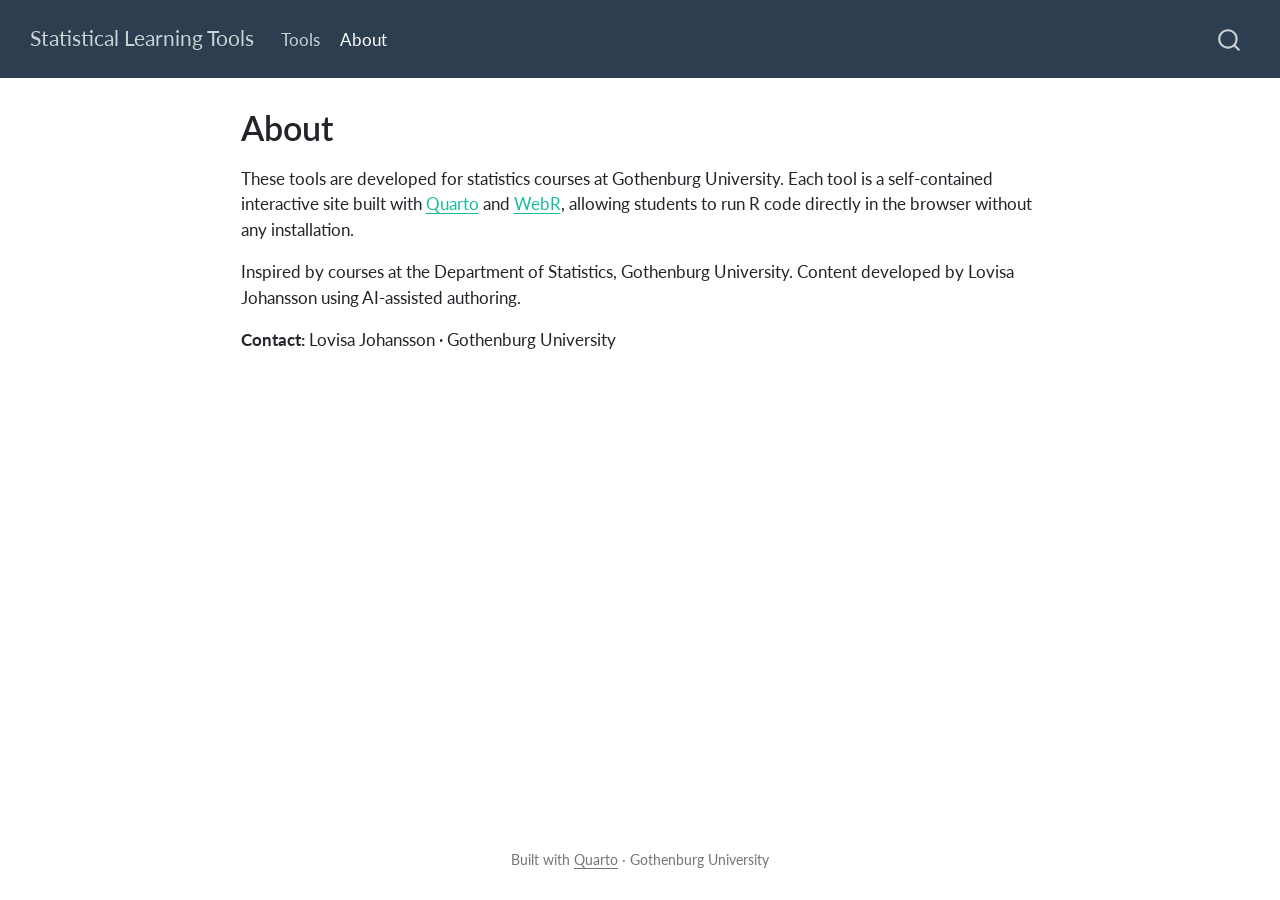
<file: about.html>
<!DOCTYPE html>
<html xmlns="http://www.w3.org/1999/xhtml" lang="en" xml:lang="en"><head>

<meta charset="utf-8">
<meta name="generator" content="quarto-1.10.20">

<meta name="viewport" content="width=device-width, initial-scale=1.0, user-scalable=yes">


<title>About – Statistical Learning Tools</title>
<style>
/* Default styles provided by pandoc.
** See https://pandoc.org/MANUAL.html#variables-for-html for config info.
*/
span.smallcaps{font-variant: small-caps;}
div.columns{display: flex; gap: 1.5em;}
div.column{flex: auto;}
@media screen {
div.columns{gap: min(4vw, 1.5em);}
div.column{overflow-x: auto;}
}
div.hanging-indent{margin-left: 1.5em; text-indent: -1.5em;}
ul.task-list{list-style: none;}
ul.task-list li input[type="checkbox"] {
  width: 0.8em;
  margin: 0 0.8em 0.2em -1em; /* quarto-specific, see https://github.com/quarto-dev/quarto-cli/issues/4556 */ 
  vertical-align: middle;
}
</style>


<script src="site_libs/quarto-nav/quarto-nav.js"></script>
<script src="site_libs/quarto-nav/headroom.min.js"></script>
<script src="site_libs/clipboard/clipboard.min.js"></script>
<script src="site_libs/quarto-search/autocomplete.umd.js"></script>
<script src="site_libs/quarto-search/fuse.min.js"></script>
<script src="site_libs/quarto-search/quarto-search.js"></script>
<meta name="quarto:offset" content="./">
<script src="site_libs/quarto-html/quarto.js" type="module"></script>
<script src="site_libs/quarto-html/tabsets/tabsets.js" type="module"></script>
<script src="site_libs/quarto-html/popper.min.js"></script>
<script src="site_libs/quarto-html/tippy.umd.min.js"></script>
<script src="site_libs/quarto-html/anchor.min.js"></script>
<link href="site_libs/quarto-html/tippy.css" rel="stylesheet">
<link href="site_libs/quarto-html/quarto-syntax-highlighting-17888a1159294d3eb470f19f6f52f5a5.css" rel="stylesheet" id="quarto-text-highlighting-styles">
<script src="site_libs/bootstrap/bootstrap.min.js"></script>
<link href="site_libs/bootstrap/bootstrap-icons.css" rel="stylesheet">
<link href="site_libs/bootstrap/bootstrap-d55ebb04db9ef80d103d4b62178c47ee.min.css" rel="stylesheet" append-hash="true" id="quarto-bootstrap" data-mode="light">
<script id="quarto-search-options" type="application/json">{
  "location": "navbar",
  "copy-button": false,
  "collapse-after": 3,
  "panel-placement": "end",
  "type": "overlay",
  "limit": 50,
  "keyboard-shortcut": [
    "f",
    "/",
    "s"
  ],
  "show-item-context": false,
  "language": {
    "search-no-results-text": "No results",
    "search-matching-documents-text": "matching documents",
    "search-copy-link-title": "Copy link to search",
    "search-hide-matches-text": "Hide additional matches",
    "search-more-match-text": "more match in this document",
    "search-more-matches-text": "more matches in this document",
    "search-clear-button-title": "Clear",
    "search-text-placeholder": "",
    "search-detached-cancel-button-title": "Cancel",
    "search-submit-button-title": "Submit",
    "search-label": "Search"
  }
}</script>


<link rel="stylesheet" href="custom.css">
</head>

<body class="nav-fixed fullcontent quarto-light">

<div id="quarto-search-results"></div>
  <header id="quarto-header" class="headroom fixed-top">
    <nav class="navbar navbar-expand-lg " data-bs-theme="dark">
      <div class="navbar-container container-fluid">
      <div class="navbar-brand-container mx-auto">
    <a class="navbar-brand" href="./index.html">
    <span class="navbar-title">Statistical Learning Tools</span>
    </a>
  </div>
            <div id="quarto-search" class="" title="Search"></div>
          <button class="navbar-toggler" type="button" data-bs-toggle="collapse" data-bs-target="#navbarCollapse" aria-controls="navbarCollapse" role="menu" aria-expanded="false" aria-label="Toggle navigation" onclick="if (window.quartoToggleHeadroom) { window.quartoToggleHeadroom(); }">
  <span class="navbar-toggler-icon"></span>
</button>
          <div class="collapse navbar-collapse" id="navbarCollapse">
            <ul class="navbar-nav navbar-nav-scroll me-auto">
  <li class="nav-item">
    <a class="nav-link" href="./index.html"> 
<span class="menu-text">Tools</span></a>
  </li>  
  <li class="nav-item">
    <a class="nav-link active" href="./about.html" aria-current="page"> 
<span class="menu-text">About</span></a>
  </li>  
</ul>
          </div> <!-- /navcollapse -->
            <div class="quarto-navbar-tools">
</div>
      </div> <!-- /container-fluid -->
    </nav>
</header>
<!-- content -->
<div id="quarto-content" class="quarto-container page-columns page-rows-contents page-layout-article page-navbar">
<!-- sidebar -->
<!-- margin-sidebar -->
    
<!-- main -->
<main class="content" id="quarto-document-content">

<header id="title-block-header" class="quarto-title-block default">
<div class="quarto-title">
<h1 class="title">About</h1>
</div>



<div class="quarto-title-meta">

    
  
    
  </div>
  


</header>


<p>These tools are developed for statistics courses at Gothenburg University. Each tool is a self-contained interactive site built with <a href="https://quarto.org">Quarto</a> and <a href="https://docs.r-wasm.org/webr/latest/">WebR</a>, allowing students to run R code directly in the browser without any installation.</p>
<p>Inspired by courses at the Department of Statistics, Gothenburg University. Content developed by Lovisa Johansson using AI-assisted authoring.</p>
<p><strong>Contact:</strong> Lovisa Johansson · Gothenburg University</p>



</main> <!-- /main -->
<script id="quarto-html-after-body" type="application/javascript">
  window.document.addEventListener("DOMContentLoaded", function (event) {
    const icon = "";
    const anchorJS = new window.AnchorJS();
    anchorJS.options = {
      placement: 'right',
      icon: icon
    };
    anchorJS.add('.anchored');
    const isCodeAnnotation = (el) => {
      for (const clz of el.classList) {
        if (clz.startsWith('code-annotation-')) {                     
          return true;
        }
      }
      return false;
    }
    const onCopySuccess = function(e) {
      // button target
      const button = e.trigger;
      // don't keep focus
      button.blur();
      // flash "checked"
      button.classList.add('code-copy-button-checked');
      var currentTitle = button.getAttribute("title");
      button.setAttribute("title", "Copied!");
      let tooltip;
      if (window.bootstrap) {
        button.setAttribute("data-bs-toggle", "tooltip");
        button.setAttribute("data-bs-placement", "left");
        button.setAttribute("data-bs-title", "Copied!");
        tooltip = new bootstrap.Tooltip(button, 
          { trigger: "manual", 
            customClass: "code-copy-button-tooltip",
            offset: [0, -8]});
        tooltip.show();    
      }
      setTimeout(function() {
        if (tooltip) {
          tooltip.hide();
          button.removeAttribute("data-bs-title");
          button.removeAttribute("data-bs-toggle");
          button.removeAttribute("data-bs-placement");
        }
        button.setAttribute("title", currentTitle);
        button.classList.remove('code-copy-button-checked');
      }, 1000);
      // clear code selection
      e.clearSelection();
    }
    const getTextToCopy = function(trigger) {
      const outerScaffold = trigger.parentElement.cloneNode(true);
      const codeEl = outerScaffold.querySelector('code');
      for (const childEl of codeEl.children) {
        if (isCodeAnnotation(childEl)) {
          childEl.remove();
        }
      }
      return codeEl.innerText;
    }
    const clipboard = new window.ClipboardJS('.code-copy-button:not([data-in-quarto-modal])', {
      text: getTextToCopy
    });
    clipboard.on('success', onCopySuccess);
    if (window.document.getElementById('quarto-embedded-source-code-modal')) {
      const clipboardModal = new window.ClipboardJS('.code-copy-button[data-in-quarto-modal]', {
        text: getTextToCopy,
        container: window.document.getElementById('quarto-embedded-source-code-modal')
      });
      clipboardModal.on('success', onCopySuccess);
    }
      var localhostRegex = new RegExp(/^(?:http|https):\/\/localhost\:?[0-9]*\//);
      var mailtoRegex = new RegExp(/^mailto:/);
        var filterRegex = new RegExp("https:\/\/johlobs\.github\.io\/");
      var isInternal = (href) => {
          return filterRegex.test(href) || localhostRegex.test(href) || mailtoRegex.test(href);
      }
      // Inspect non-navigation links and adorn them if external
     var links = window.document.querySelectorAll('a[href]:not(.nav-link):not(.navbar-brand):not(.toc-action):not(.sidebar-link):not(.sidebar-item-toggle):not(.pagination-link):not(.no-external):not([aria-hidden]):not(.dropdown-item):not(.quarto-navigation-tool):not(.about-link)');
      for (var i=0; i<links.length; i++) {
        const link = links[i];
        if (!isInternal(link.href)) {
          // undo the damage that might have been done by quarto-nav.js in the case of
          // links that we want to consider external
          if (link.dataset.originalHref !== undefined) {
            link.href = link.dataset.originalHref;
          }
        }
      }
    function tippyHover(el, contentFn, onTriggerFn, onUntriggerFn) {
      const config = {
        allowHTML: true,
        maxWidth: 500,
        delay: 100,
        arrow: false,
        appendTo: function(el) {
            return el.parentElement;
        },
        interactive: true,
        interactiveBorder: 10,
        theme: 'quarto',
        placement: 'bottom-start',
      };
      if (contentFn) {
        config.content = contentFn;
      }
      if (onTriggerFn) {
        config.onTrigger = onTriggerFn;
      }
      if (onUntriggerFn) {
        config.onUntrigger = onUntriggerFn;
      }
      window.tippy(el, config); 
    }
    const noterefs = window.document.querySelectorAll('a[role="doc-noteref"]');
    for (var i=0; i<noterefs.length; i++) {
      const ref = noterefs[i];
      tippyHover(ref, function() {
        // use id or data attribute instead here
        let href = ref.getAttribute('data-footnote-href') || ref.getAttribute('href');
        try { href = new URL(href).hash; } catch {}
        const id = href.replace(/^#\/?/, "");
        const note = window.document.getElementById(id);
        if (note) {
          return note.innerHTML;
        } else {
          return "";
        }
      });
    }
    const xrefs = window.document.querySelectorAll('a.quarto-xref');
    const processXRef = (id, note) => {
      // Strip column container classes
      const stripColumnClz = (el) => {
        el.classList.remove("page-full", "page-columns");
        if (el.children) {
          for (const child of el.children) {
            stripColumnClz(child);
          }
        }
      }
      stripColumnClz(note)
      if (id === null || id.startsWith('sec-')) {
        // Special case sections, only their first couple elements
        const container = document.createElement("div");
        if (note.children && note.children.length > 2) {
          container.appendChild(note.children[0].cloneNode(true));
          for (let i = 1; i < note.children.length; i++) {
            const child = note.children[i];
            if (child.tagName === "P" && child.innerText === "") {
              continue;
            } else {
              container.appendChild(child.cloneNode(true));
              break;
            }
          }
          if (window.Quarto?.typesetMath) {
            window.Quarto.typesetMath(container);
          }
          return container.innerHTML
        } else {
          if (window.Quarto?.typesetMath) {
            window.Quarto.typesetMath(note);
          }
          return note.innerHTML;
        }
      } else {
        // Remove any anchor links if they are present
        const anchorLink = note.querySelector('a.anchorjs-link');
        if (anchorLink) {
          anchorLink.remove();
        }
        if (window.Quarto?.typesetMath) {
          window.Quarto.typesetMath(note);
        }
        if (note.classList.contains("callout")) {
          return note.outerHTML;
        } else {
          return note.innerHTML;
        }
      }
    }
    for (var i=0; i<xrefs.length; i++) {
      const xref = xrefs[i];
      tippyHover(xref, undefined, function(instance) {
        instance.disable();
        let url = xref.getAttribute('href');
        let hash = undefined; 
        if (url.startsWith('#')) {
          hash = url;
        } else {
          try { hash = new URL(url).hash; } catch {}
        }
        if (hash) {
          const id = hash.replace(/^#\/?/, "");
          const note = window.document.getElementById(id);
          if (note !== null) {
            try {
              const html = processXRef(id, note.cloneNode(true));
              instance.setContent(html);
            } finally {
              instance.enable();
              instance.show();
            }
          } else {
            // See if we can fetch this
            fetch(url.split('#')[0])
            .then(res => res.text())
            .then(html => {
              const parser = new DOMParser();
              const htmlDoc = parser.parseFromString(html, "text/html");
              const note = htmlDoc.getElementById(id);
              if (note !== null) {
                const html = processXRef(id, note);
                instance.setContent(html);
              } 
            }).finally(() => {
              instance.enable();
              instance.show();
            });
          }
        } else {
          // See if we can fetch a full url (with no hash to target)
          // This is a special case and we should probably do some content thinning / targeting
          fetch(url)
          .then(res => res.text())
          .then(html => {
            const parser = new DOMParser();
            const htmlDoc = parser.parseFromString(html, "text/html");
            const note = htmlDoc.querySelector('main.content');
            if (note !== null) {
              // This should only happen for chapter cross references
              // (since there is no id in the URL)
              // remove the first header
              if (note.children.length > 0 && note.children[0].tagName === "HEADER") {
                note.children[0].remove();
              }
              const html = processXRef(null, note);
              instance.setContent(html);
            } 
          }).finally(() => {
            instance.enable();
            instance.show();
          });
        }
      }, function(instance) {
      });
    }
        let selectedAnnoteEl;
        const selectorForAnnotation = ( cell, annotation) => {
          let cellAttr = 'data-code-cell="' + cell + '"';
          let lineAttr = 'data-code-annotation="' +  annotation + '"';
          const selector = 'span[' + cellAttr + '][' + lineAttr + ']';
          return selector;
        }
        const selectCodeLines = (annoteEl) => {
          const doc = window.document;
          const targetCell = annoteEl.getAttribute("data-target-cell");
          const targetAnnotation = annoteEl.getAttribute("data-target-annotation");
          const annoteSpan = window.document.querySelector(selectorForAnnotation(targetCell, targetAnnotation));
          const lines = annoteSpan.getAttribute("data-code-lines").split(",");
          const lineIds = lines.map((line) => {
            return targetCell + "-" + line;
          })
          let top = null;
          let height = null;
          let parent = null;
          if (lineIds.length > 0) {
              //compute the position of the single el (top and bottom and make a div)
              const el = window.document.getElementById(lineIds[0]);
              top = el.offsetTop;
              height = el.offsetHeight;
              parent = el.parentElement.parentElement;
            if (lineIds.length > 1) {
              const lastEl = window.document.getElementById(lineIds[lineIds.length - 1]);
              const bottom = lastEl.offsetTop + lastEl.offsetHeight;
              height = bottom - top;
            }
            if (top !== null && height !== null && parent !== null) {
              // cook up a div (if necessary) and position it 
              let div = window.document.getElementById("code-annotation-line-highlight");
              if (div === null) {
                div = window.document.createElement("div");
                div.setAttribute("id", "code-annotation-line-highlight");
                div.style.position = 'absolute';
                parent.appendChild(div);
              }
              div.style.top = top - 2 + "px";
              div.style.height = height + 4 + "px";
              div.style.left = 0;
              let gutterDiv = window.document.getElementById("code-annotation-line-highlight-gutter");
              if (gutterDiv === null) {
                gutterDiv = window.document.createElement("div");
                gutterDiv.setAttribute("id", "code-annotation-line-highlight-gutter");
                gutterDiv.style.position = 'absolute';
                const codeCell = window.document.getElementById(targetCell);
                const gutter = codeCell.querySelector('.code-annotation-gutter');
                gutter.appendChild(gutterDiv);
              }
              gutterDiv.style.top = top - 2 + "px";
              gutterDiv.style.height = height + 4 + "px";
            }
            selectedAnnoteEl = annoteEl;
          }
        };
        const unselectCodeLines = () => {
          const elementsIds = ["code-annotation-line-highlight", "code-annotation-line-highlight-gutter"];
          elementsIds.forEach((elId) => {
            const div = window.document.getElementById(elId);
            if (div) {
              div.remove();
            }
          });
          selectedAnnoteEl = undefined;
        };
          // Handle positioning of the toggle
      window.addEventListener(
        "resize",
        throttle(() => {
          elRect = undefined;
          if (selectedAnnoteEl) {
            selectCodeLines(selectedAnnoteEl);
          }
        }, 10)
      );
      function throttle(fn, ms) {
      let throttle = false;
      let timer;
        return (...args) => {
          if(!throttle) { // first call gets through
              fn.apply(this, args);
              throttle = true;
          } else { // all the others get throttled
              if(timer) clearTimeout(timer); // cancel #2
              timer = setTimeout(() => {
                fn.apply(this, args);
                timer = throttle = false;
              }, ms);
          }
        };
      }
        // Attach click handler to the DT
        const annoteDls = window.document.querySelectorAll('dt[data-target-cell]');
        for (const annoteDlNode of annoteDls) {
          annoteDlNode.addEventListener('click', (event) => {
            const clickedEl = event.target;
            if (clickedEl !== selectedAnnoteEl) {
              unselectCodeLines();
              const activeEl = window.document.querySelector('dt[data-target-cell].code-annotation-active');
              if (activeEl) {
                activeEl.classList.remove('code-annotation-active');
              }
              selectCodeLines(clickedEl);
              clickedEl.classList.add('code-annotation-active');
            } else {
              // Unselect the line
              unselectCodeLines();
              clickedEl.classList.remove('code-annotation-active');
            }
          });
        }
    const findCites = (el) => {
      const parentEl = el.parentElement;
      if (parentEl) {
        const cites = parentEl.dataset.cites;
        if (cites) {
          return {
            el,
            cites: cites.split(' ')
          };
        } else {
          return findCites(el.parentElement)
        }
      } else {
        return undefined;
      }
    };
    var bibliorefs = window.document.querySelectorAll('a[role="doc-biblioref"]');
    for (var i=0; i<bibliorefs.length; i++) {
      const ref = bibliorefs[i];
      const citeInfo = findCites(ref);
      if (citeInfo) {
        tippyHover(citeInfo.el, function() {
          var popup = window.document.createElement('div');
          citeInfo.cites.forEach(function(cite) {
            var citeDiv = window.document.createElement('div');
            citeDiv.classList.add('hanging-indent');
            citeDiv.classList.add('csl-entry');
            var biblioDiv = window.document.getElementById('ref-' + cite);
            if (biblioDiv) {
              citeDiv.innerHTML = biblioDiv.innerHTML;
            }
            popup.appendChild(citeDiv);
          });
          return popup.innerHTML;
        });
      }
    }
  });
  </script>
</div> <!-- /content -->
<footer class="footer">
  <div class="nav-footer">
    <div class="nav-footer-left">
      &nbsp;
    </div>   
    <div class="nav-footer-center">
<p>Built with <a href="https://quarto.org">Quarto</a> · Gothenburg University</p>
</div>
    <div class="nav-footer-right">
      &nbsp;
    </div>
  </div>
</footer>




</body></html>
</file>
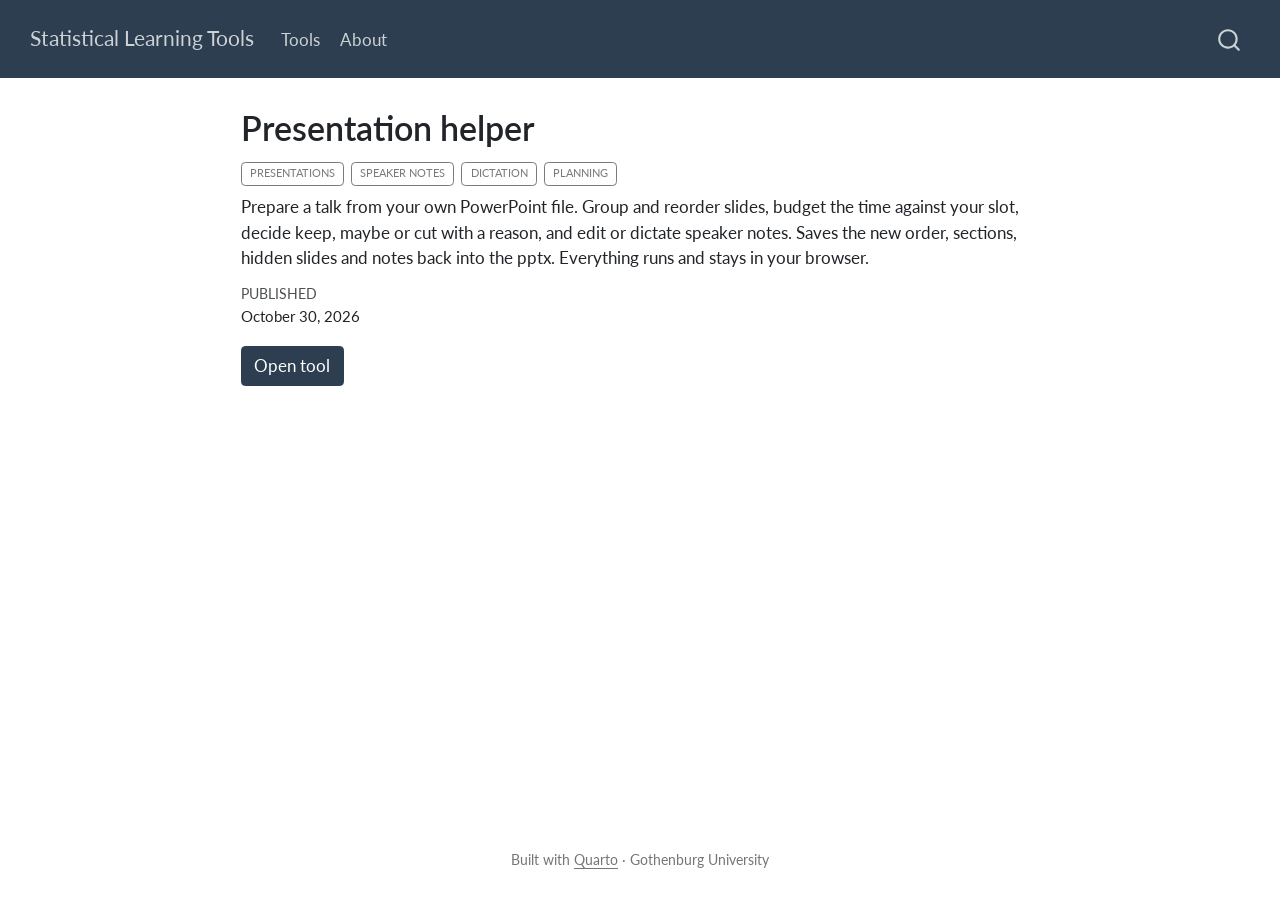
<file: tools/presentation-helper.html>
<!DOCTYPE html>
<html xmlns="http://www.w3.org/1999/xhtml" lang="en" xml:lang="en"><head>

<meta charset="utf-8">
<meta name="generator" content="quarto-1.10.20">

<meta name="viewport" content="width=device-width, initial-scale=1.0, user-scalable=yes">

<meta name="dcterms.date" content="2026-10-30">
<meta name="description" content="Prepare a talk from your own PowerPoint file. Group and reorder slides, budget the time against your slot, decide keep, maybe or cut with a reason, and edit or dictate speaker notes. Saves the new order, sections, hidden slides and notes back into the pptx. Everything runs and stays in your browser.">

<title>Presentation helper – Statistical Learning Tools</title>
<style>
/* Default styles provided by pandoc.
** See https://pandoc.org/MANUAL.html#variables-for-html for config info.
*/
span.smallcaps{font-variant: small-caps;}
div.columns{display: flex; gap: 1.5em;}
div.column{flex: auto;}
@media screen {
div.columns{gap: min(4vw, 1.5em);}
div.column{overflow-x: auto;}
}
div.hanging-indent{margin-left: 1.5em; text-indent: -1.5em;}
ul.task-list{list-style: none;}
ul.task-list li input[type="checkbox"] {
  width: 0.8em;
  margin: 0 0.8em 0.2em -1em; /* quarto-specific, see https://github.com/quarto-dev/quarto-cli/issues/4556 */ 
  vertical-align: middle;
}
</style>


<script src="../site_libs/quarto-nav/quarto-nav.js"></script>
<script src="../site_libs/quarto-nav/headroom.min.js"></script>
<script src="../site_libs/clipboard/clipboard.min.js"></script>
<script src="../site_libs/quarto-search/autocomplete.umd.js"></script>
<script src="../site_libs/quarto-search/fuse.min.js"></script>
<script src="../site_libs/quarto-search/quarto-search.js"></script>
<meta name="quarto:offset" content="../">
<script src="../site_libs/quarto-html/quarto.js" type="module"></script>
<script src="../site_libs/quarto-html/tabsets/tabsets.js" type="module"></script>
<script src="../site_libs/quarto-html/popper.min.js"></script>
<script src="../site_libs/quarto-html/tippy.umd.min.js"></script>
<script src="../site_libs/quarto-html/anchor.min.js"></script>
<link href="../site_libs/quarto-html/tippy.css" rel="stylesheet">
<link href="../site_libs/quarto-html/quarto-syntax-highlighting-17888a1159294d3eb470f19f6f52f5a5.css" rel="stylesheet" id="quarto-text-highlighting-styles">
<script src="../site_libs/bootstrap/bootstrap.min.js"></script>
<link href="../site_libs/bootstrap/bootstrap-icons.css" rel="stylesheet">
<link href="../site_libs/bootstrap/bootstrap-d55ebb04db9ef80d103d4b62178c47ee.min.css" rel="stylesheet" append-hash="true" id="quarto-bootstrap" data-mode="light">
<script id="quarto-search-options" type="application/json">{
  "location": "navbar",
  "copy-button": false,
  "collapse-after": 3,
  "panel-placement": "end",
  "type": "overlay",
  "limit": 50,
  "keyboard-shortcut": [
    "f",
    "/",
    "s"
  ],
  "show-item-context": false,
  "language": {
    "search-no-results-text": "No results",
    "search-matching-documents-text": "matching documents",
    "search-copy-link-title": "Copy link to search",
    "search-hide-matches-text": "Hide additional matches",
    "search-more-match-text": "more match in this document",
    "search-more-matches-text": "more matches in this document",
    "search-clear-button-title": "Clear",
    "search-text-placeholder": "",
    "search-detached-cancel-button-title": "Cancel",
    "search-submit-button-title": "Submit",
    "search-label": "Search"
  }
}</script>


<link rel="stylesheet" href="../custom.css">
</head>

<body class="nav-fixed fullcontent quarto-light">

<div id="quarto-search-results"></div>
  <header id="quarto-header" class="headroom fixed-top">
    <nav class="navbar navbar-expand-lg " data-bs-theme="dark">
      <div class="navbar-container container-fluid">
      <div class="navbar-brand-container mx-auto">
    <a class="navbar-brand" href="../index.html">
    <span class="navbar-title">Statistical Learning Tools</span>
    </a>
  </div>
            <div id="quarto-search" class="" title="Search"></div>
          <button class="navbar-toggler" type="button" data-bs-toggle="collapse" data-bs-target="#navbarCollapse" aria-controls="navbarCollapse" role="menu" aria-expanded="false" aria-label="Toggle navigation" onclick="if (window.quartoToggleHeadroom) { window.quartoToggleHeadroom(); }">
  <span class="navbar-toggler-icon"></span>
</button>
          <div class="collapse navbar-collapse" id="navbarCollapse">
            <ul class="navbar-nav navbar-nav-scroll me-auto">
  <li class="nav-item">
    <a class="nav-link" href="../index.html"> 
<span class="menu-text">Tools</span></a>
  </li>  
  <li class="nav-item">
    <a class="nav-link" href="../about.html"> 
<span class="menu-text">About</span></a>
  </li>  
</ul>
          </div> <!-- /navcollapse -->
            <div class="quarto-navbar-tools">
</div>
      </div> <!-- /container-fluid -->
    </nav>
</header>
<!-- content -->
<div id="quarto-content" class="quarto-container page-columns page-rows-contents page-layout-article page-navbar">
<!-- sidebar -->
<!-- margin-sidebar -->
    
<!-- main -->
<main class="content" id="quarto-document-content">

<header id="title-block-header" class="quarto-title-block default">
<div class="quarto-title">
<h1 class="title">Presentation helper</h1>
  <div class="quarto-categories">
    <div class="quarto-category">Presentations</div>
    <div class="quarto-category">Speaker Notes</div>
    <div class="quarto-category">Dictation</div>
    <div class="quarto-category">Planning</div>
  </div>
  </div>

<div>
  <div class="description">
    Prepare a talk from your own PowerPoint file. Group and reorder slides, budget the time against your slot, decide keep, maybe or cut with a reason, and edit or dictate speaker notes. Saves the new order, sections, hidden slides and notes back into the pptx. Everything runs and stays in your browser.
  </div>
</div>


<div class="quarto-title-meta">

    
    <div>
    <div class="quarto-title-meta-heading">Published</div>
    <div class="quarto-title-meta-contents">
      <p class="date">October 30, 2026</p>
    </div>
  </div>
  
    
  </div>
  


</header>


<p><a href="https://johlobs.github.io/presentation-helper/" class="btn btn-primary" target="_blank">Open tool</a></p>



</main> <!-- /main -->
<script id="quarto-html-after-body" type="application/javascript">
  window.document.addEventListener("DOMContentLoaded", function (event) {
    const icon = "";
    const anchorJS = new window.AnchorJS();
    anchorJS.options = {
      placement: 'right',
      icon: icon
    };
    anchorJS.add('.anchored');
    const isCodeAnnotation = (el) => {
      for (const clz of el.classList) {
        if (clz.startsWith('code-annotation-')) {                     
          return true;
        }
      }
      return false;
    }
    const onCopySuccess = function(e) {
      // button target
      const button = e.trigger;
      // don't keep focus
      button.blur();
      // flash "checked"
      button.classList.add('code-copy-button-checked');
      var currentTitle = button.getAttribute("title");
      button.setAttribute("title", "Copied!");
      let tooltip;
      if (window.bootstrap) {
        button.setAttribute("data-bs-toggle", "tooltip");
        button.setAttribute("data-bs-placement", "left");
        button.setAttribute("data-bs-title", "Copied!");
        tooltip = new bootstrap.Tooltip(button, 
          { trigger: "manual", 
            customClass: "code-copy-button-tooltip",
            offset: [0, -8]});
        tooltip.show();    
      }
      setTimeout(function() {
        if (tooltip) {
          tooltip.hide();
          button.removeAttribute("data-bs-title");
          button.removeAttribute("data-bs-toggle");
          button.removeAttribute("data-bs-placement");
        }
        button.setAttribute("title", currentTitle);
        button.classList.remove('code-copy-button-checked');
      }, 1000);
      // clear code selection
      e.clearSelection();
    }
    const getTextToCopy = function(trigger) {
      const outerScaffold = trigger.parentElement.cloneNode(true);
      const codeEl = outerScaffold.querySelector('code');
      for (const childEl of codeEl.children) {
        if (isCodeAnnotation(childEl)) {
          childEl.remove();
        }
      }
      return codeEl.innerText;
    }
    const clipboard = new window.ClipboardJS('.code-copy-button:not([data-in-quarto-modal])', {
      text: getTextToCopy
    });
    clipboard.on('success', onCopySuccess);
    if (window.document.getElementById('quarto-embedded-source-code-modal')) {
      const clipboardModal = new window.ClipboardJS('.code-copy-button[data-in-quarto-modal]', {
        text: getTextToCopy,
        container: window.document.getElementById('quarto-embedded-source-code-modal')
      });
      clipboardModal.on('success', onCopySuccess);
    }
      var localhostRegex = new RegExp(/^(?:http|https):\/\/localhost\:?[0-9]*\//);
      var mailtoRegex = new RegExp(/^mailto:/);
        var filterRegex = new RegExp("https:\/\/johlobs\.github\.io\/");
      var isInternal = (href) => {
          return filterRegex.test(href) || localhostRegex.test(href) || mailtoRegex.test(href);
      }
      // Inspect non-navigation links and adorn them if external
     var links = window.document.querySelectorAll('a[href]:not(.nav-link):not(.navbar-brand):not(.toc-action):not(.sidebar-link):not(.sidebar-item-toggle):not(.pagination-link):not(.no-external):not([aria-hidden]):not(.dropdown-item):not(.quarto-navigation-tool):not(.about-link)');
      for (var i=0; i<links.length; i++) {
        const link = links[i];
        if (!isInternal(link.href)) {
          // undo the damage that might have been done by quarto-nav.js in the case of
          // links that we want to consider external
          if (link.dataset.originalHref !== undefined) {
            link.href = link.dataset.originalHref;
          }
        }
      }
    function tippyHover(el, contentFn, onTriggerFn, onUntriggerFn) {
      const config = {
        allowHTML: true,
        maxWidth: 500,
        delay: 100,
        arrow: false,
        appendTo: function(el) {
            return el.parentElement;
        },
        interactive: true,
        interactiveBorder: 10,
        theme: 'quarto',
        placement: 'bottom-start',
      };
      if (contentFn) {
        config.content = contentFn;
      }
      if (onTriggerFn) {
        config.onTrigger = onTriggerFn;
      }
      if (onUntriggerFn) {
        config.onUntrigger = onUntriggerFn;
      }
      window.tippy(el, config); 
    }
    const noterefs = window.document.querySelectorAll('a[role="doc-noteref"]');
    for (var i=0; i<noterefs.length; i++) {
      const ref = noterefs[i];
      tippyHover(ref, function() {
        // use id or data attribute instead here
        let href = ref.getAttribute('data-footnote-href') || ref.getAttribute('href');
        try { href = new URL(href).hash; } catch {}
        const id = href.replace(/^#\/?/, "");
        const note = window.document.getElementById(id);
        if (note) {
          return note.innerHTML;
        } else {
          return "";
        }
      });
    }
    const xrefs = window.document.querySelectorAll('a.quarto-xref');
    const processXRef = (id, note) => {
      // Strip column container classes
      const stripColumnClz = (el) => {
        el.classList.remove("page-full", "page-columns");
        if (el.children) {
          for (const child of el.children) {
            stripColumnClz(child);
          }
        }
      }
      stripColumnClz(note)
      if (id === null || id.startsWith('sec-')) {
        // Special case sections, only their first couple elements
        const container = document.createElement("div");
        if (note.children && note.children.length > 2) {
          container.appendChild(note.children[0].cloneNode(true));
          for (let i = 1; i < note.children.length; i++) {
            const child = note.children[i];
            if (child.tagName === "P" && child.innerText === "") {
              continue;
            } else {
              container.appendChild(child.cloneNode(true));
              break;
            }
          }
          if (window.Quarto?.typesetMath) {
            window.Quarto.typesetMath(container);
          }
          return container.innerHTML
        } else {
          if (window.Quarto?.typesetMath) {
            window.Quarto.typesetMath(note);
          }
          return note.innerHTML;
        }
      } else {
        // Remove any anchor links if they are present
        const anchorLink = note.querySelector('a.anchorjs-link');
        if (anchorLink) {
          anchorLink.remove();
        }
        if (window.Quarto?.typesetMath) {
          window.Quarto.typesetMath(note);
        }
        if (note.classList.contains("callout")) {
          return note.outerHTML;
        } else {
          return note.innerHTML;
        }
      }
    }
    for (var i=0; i<xrefs.length; i++) {
      const xref = xrefs[i];
      tippyHover(xref, undefined, function(instance) {
        instance.disable();
        let url = xref.getAttribute('href');
        let hash = undefined; 
        if (url.startsWith('#')) {
          hash = url;
        } else {
          try { hash = new URL(url).hash; } catch {}
        }
        if (hash) {
          const id = hash.replace(/^#\/?/, "");
          const note = window.document.getElementById(id);
          if (note !== null) {
            try {
              const html = processXRef(id, note.cloneNode(true));
              instance.setContent(html);
            } finally {
              instance.enable();
              instance.show();
            }
          } else {
            // See if we can fetch this
            fetch(url.split('#')[0])
            .then(res => res.text())
            .then(html => {
              const parser = new DOMParser();
              const htmlDoc = parser.parseFromString(html, "text/html");
              const note = htmlDoc.getElementById(id);
              if (note !== null) {
                const html = processXRef(id, note);
                instance.setContent(html);
              } 
            }).finally(() => {
              instance.enable();
              instance.show();
            });
          }
        } else {
          // See if we can fetch a full url (with no hash to target)
          // This is a special case and we should probably do some content thinning / targeting
          fetch(url)
          .then(res => res.text())
          .then(html => {
            const parser = new DOMParser();
            const htmlDoc = parser.parseFromString(html, "text/html");
            const note = htmlDoc.querySelector('main.content');
            if (note !== null) {
              // This should only happen for chapter cross references
              // (since there is no id in the URL)
              // remove the first header
              if (note.children.length > 0 && note.children[0].tagName === "HEADER") {
                note.children[0].remove();
              }
              const html = processXRef(null, note);
              instance.setContent(html);
            } 
          }).finally(() => {
            instance.enable();
            instance.show();
          });
        }
      }, function(instance) {
      });
    }
        let selectedAnnoteEl;
        const selectorForAnnotation = ( cell, annotation) => {
          let cellAttr = 'data-code-cell="' + cell + '"';
          let lineAttr = 'data-code-annotation="' +  annotation + '"';
          const selector = 'span[' + cellAttr + '][' + lineAttr + ']';
          return selector;
        }
        const selectCodeLines = (annoteEl) => {
          const doc = window.document;
          const targetCell = annoteEl.getAttribute("data-target-cell");
          const targetAnnotation = annoteEl.getAttribute("data-target-annotation");
          const annoteSpan = window.document.querySelector(selectorForAnnotation(targetCell, targetAnnotation));
          const lines = annoteSpan.getAttribute("data-code-lines").split(",");
          const lineIds = lines.map((line) => {
            return targetCell + "-" + line;
          })
          let top = null;
          let height = null;
          let parent = null;
          if (lineIds.length > 0) {
              //compute the position of the single el (top and bottom and make a div)
              const el = window.document.getElementById(lineIds[0]);
              top = el.offsetTop;
              height = el.offsetHeight;
              parent = el.parentElement.parentElement;
            if (lineIds.length > 1) {
              const lastEl = window.document.getElementById(lineIds[lineIds.length - 1]);
              const bottom = lastEl.offsetTop + lastEl.offsetHeight;
              height = bottom - top;
            }
            if (top !== null && height !== null && parent !== null) {
              // cook up a div (if necessary) and position it 
              let div = window.document.getElementById("code-annotation-line-highlight");
              if (div === null) {
                div = window.document.createElement("div");
                div.setAttribute("id", "code-annotation-line-highlight");
                div.style.position = 'absolute';
                parent.appendChild(div);
              }
              div.style.top = top - 2 + "px";
              div.style.height = height + 4 + "px";
              div.style.left = 0;
              let gutterDiv = window.document.getElementById("code-annotation-line-highlight-gutter");
              if (gutterDiv === null) {
                gutterDiv = window.document.createElement("div");
                gutterDiv.setAttribute("id", "code-annotation-line-highlight-gutter");
                gutterDiv.style.position = 'absolute';
                const codeCell = window.document.getElementById(targetCell);
                const gutter = codeCell.querySelector('.code-annotation-gutter');
                gutter.appendChild(gutterDiv);
              }
              gutterDiv.style.top = top - 2 + "px";
              gutterDiv.style.height = height + 4 + "px";
            }
            selectedAnnoteEl = annoteEl;
          }
        };
        const unselectCodeLines = () => {
          const elementsIds = ["code-annotation-line-highlight", "code-annotation-line-highlight-gutter"];
          elementsIds.forEach((elId) => {
            const div = window.document.getElementById(elId);
            if (div) {
              div.remove();
            }
          });
          selectedAnnoteEl = undefined;
        };
          // Handle positioning of the toggle
      window.addEventListener(
        "resize",
        throttle(() => {
          elRect = undefined;
          if (selectedAnnoteEl) {
            selectCodeLines(selectedAnnoteEl);
          }
        }, 10)
      );
      function throttle(fn, ms) {
      let throttle = false;
      let timer;
        return (...args) => {
          if(!throttle) { // first call gets through
              fn.apply(this, args);
              throttle = true;
          } else { // all the others get throttled
              if(timer) clearTimeout(timer); // cancel #2
              timer = setTimeout(() => {
                fn.apply(this, args);
                timer = throttle = false;
              }, ms);
          }
        };
      }
        // Attach click handler to the DT
        const annoteDls = window.document.querySelectorAll('dt[data-target-cell]');
        for (const annoteDlNode of annoteDls) {
          annoteDlNode.addEventListener('click', (event) => {
            const clickedEl = event.target;
            if (clickedEl !== selectedAnnoteEl) {
              unselectCodeLines();
              const activeEl = window.document.querySelector('dt[data-target-cell].code-annotation-active');
              if (activeEl) {
                activeEl.classList.remove('code-annotation-active');
              }
              selectCodeLines(clickedEl);
              clickedEl.classList.add('code-annotation-active');
            } else {
              // Unselect the line
              unselectCodeLines();
              clickedEl.classList.remove('code-annotation-active');
            }
          });
        }
    const findCites = (el) => {
      const parentEl = el.parentElement;
      if (parentEl) {
        const cites = parentEl.dataset.cites;
        if (cites) {
          return {
            el,
            cites: cites.split(' ')
          };
        } else {
          return findCites(el.parentElement)
        }
      } else {
        return undefined;
      }
    };
    var bibliorefs = window.document.querySelectorAll('a[role="doc-biblioref"]');
    for (var i=0; i<bibliorefs.length; i++) {
      const ref = bibliorefs[i];
      const citeInfo = findCites(ref);
      if (citeInfo) {
        tippyHover(citeInfo.el, function() {
          var popup = window.document.createElement('div');
          citeInfo.cites.forEach(function(cite) {
            var citeDiv = window.document.createElement('div');
            citeDiv.classList.add('hanging-indent');
            citeDiv.classList.add('csl-entry');
            var biblioDiv = window.document.getElementById('ref-' + cite);
            if (biblioDiv) {
              citeDiv.innerHTML = biblioDiv.innerHTML;
            }
            popup.appendChild(citeDiv);
          });
          return popup.innerHTML;
        });
      }
    }
  });
  </script>
</div> <!-- /content -->
<footer class="footer">
  <div class="nav-footer">
    <div class="nav-footer-left">
      &nbsp;
    </div>   
    <div class="nav-footer-center">
<p>Built with <a href="https://quarto.org">Quarto</a> · Gothenburg University</p>
</div>
    <div class="nav-footer-right">
      &nbsp;
    </div>
  </div>
</footer>




</body></html>
</file>
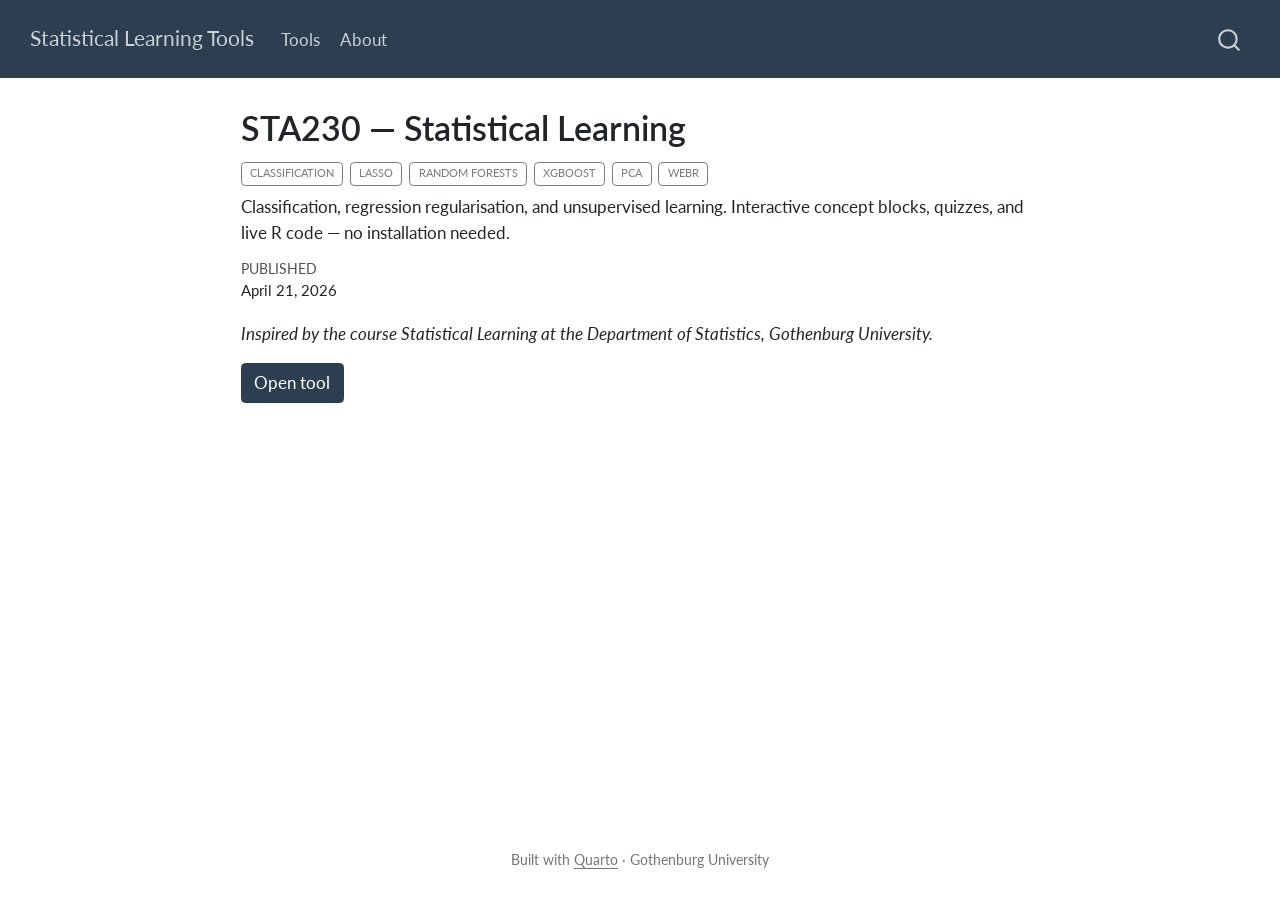
<file: tools/sta230.html>
<!DOCTYPE html>
<html xmlns="http://www.w3.org/1999/xhtml" lang="en" xml:lang="en"><head>

<meta charset="utf-8">
<meta name="generator" content="quarto-1.10.20">

<meta name="viewport" content="width=device-width, initial-scale=1.0, user-scalable=yes">

<meta name="dcterms.date" content="2026-04-21">
<meta name="description" content="Classification, regression regularisation, and unsupervised learning. Interactive concept blocks, quizzes, and live R code — no installation needed.">

<title>STA230 — Statistical Learning – Statistical Learning Tools</title>
<style>
/* Default styles provided by pandoc.
** See https://pandoc.org/MANUAL.html#variables-for-html for config info.
*/
span.smallcaps{font-variant: small-caps;}
div.columns{display: flex; gap: 1.5em;}
div.column{flex: auto;}
@media screen {
div.columns{gap: min(4vw, 1.5em);}
div.column{overflow-x: auto;}
}
div.hanging-indent{margin-left: 1.5em; text-indent: -1.5em;}
ul.task-list{list-style: none;}
ul.task-list li input[type="checkbox"] {
  width: 0.8em;
  margin: 0 0.8em 0.2em -1em; /* quarto-specific, see https://github.com/quarto-dev/quarto-cli/issues/4556 */ 
  vertical-align: middle;
}
</style>


<script src="../site_libs/quarto-nav/quarto-nav.js"></script>
<script src="../site_libs/quarto-nav/headroom.min.js"></script>
<script src="../site_libs/clipboard/clipboard.min.js"></script>
<script src="../site_libs/quarto-search/autocomplete.umd.js"></script>
<script src="../site_libs/quarto-search/fuse.min.js"></script>
<script src="../site_libs/quarto-search/quarto-search.js"></script>
<meta name="quarto:offset" content="../">
<script src="../site_libs/quarto-html/quarto.js" type="module"></script>
<script src="../site_libs/quarto-html/tabsets/tabsets.js" type="module"></script>
<script src="../site_libs/quarto-html/popper.min.js"></script>
<script src="../site_libs/quarto-html/tippy.umd.min.js"></script>
<script src="../site_libs/quarto-html/anchor.min.js"></script>
<link href="../site_libs/quarto-html/tippy.css" rel="stylesheet">
<link href="../site_libs/quarto-html/quarto-syntax-highlighting-17888a1159294d3eb470f19f6f52f5a5.css" rel="stylesheet" id="quarto-text-highlighting-styles">
<script src="../site_libs/bootstrap/bootstrap.min.js"></script>
<link href="../site_libs/bootstrap/bootstrap-icons.css" rel="stylesheet">
<link href="../site_libs/bootstrap/bootstrap-d55ebb04db9ef80d103d4b62178c47ee.min.css" rel="stylesheet" append-hash="true" id="quarto-bootstrap" data-mode="light">
<script id="quarto-search-options" type="application/json">{
  "location": "navbar",
  "copy-button": false,
  "collapse-after": 3,
  "panel-placement": "end",
  "type": "overlay",
  "limit": 50,
  "keyboard-shortcut": [
    "f",
    "/",
    "s"
  ],
  "show-item-context": false,
  "language": {
    "search-no-results-text": "No results",
    "search-matching-documents-text": "matching documents",
    "search-copy-link-title": "Copy link to search",
    "search-hide-matches-text": "Hide additional matches",
    "search-more-match-text": "more match in this document",
    "search-more-matches-text": "more matches in this document",
    "search-clear-button-title": "Clear",
    "search-text-placeholder": "",
    "search-detached-cancel-button-title": "Cancel",
    "search-submit-button-title": "Submit",
    "search-label": "Search"
  }
}</script>


<link rel="stylesheet" href="../custom.css">
</head>

<body class="nav-fixed fullcontent quarto-light">

<div id="quarto-search-results"></div>
  <header id="quarto-header" class="headroom fixed-top">
    <nav class="navbar navbar-expand-lg " data-bs-theme="dark">
      <div class="navbar-container container-fluid">
      <div class="navbar-brand-container mx-auto">
    <a class="navbar-brand" href="../index.html">
    <span class="navbar-title">Statistical Learning Tools</span>
    </a>
  </div>
            <div id="quarto-search" class="" title="Search"></div>
          <button class="navbar-toggler" type="button" data-bs-toggle="collapse" data-bs-target="#navbarCollapse" aria-controls="navbarCollapse" role="menu" aria-expanded="false" aria-label="Toggle navigation" onclick="if (window.quartoToggleHeadroom) { window.quartoToggleHeadroom(); }">
  <span class="navbar-toggler-icon"></span>
</button>
          <div class="collapse navbar-collapse" id="navbarCollapse">
            <ul class="navbar-nav navbar-nav-scroll me-auto">
  <li class="nav-item">
    <a class="nav-link" href="../index.html"> 
<span class="menu-text">Tools</span></a>
  </li>  
  <li class="nav-item">
    <a class="nav-link" href="../about.html"> 
<span class="menu-text">About</span></a>
  </li>  
</ul>
          </div> <!-- /navcollapse -->
            <div class="quarto-navbar-tools">
</div>
      </div> <!-- /container-fluid -->
    </nav>
</header>
<!-- content -->
<div id="quarto-content" class="quarto-container page-columns page-rows-contents page-layout-article page-navbar">
<!-- sidebar -->
<!-- margin-sidebar -->
    
<!-- main -->
<main class="content" id="quarto-document-content">

<header id="title-block-header" class="quarto-title-block default">
<div class="quarto-title">
<h1 class="title">STA230 — Statistical Learning</h1>
  <div class="quarto-categories">
    <div class="quarto-category">Classification</div>
    <div class="quarto-category">LASSO</div>
    <div class="quarto-category">Random Forests</div>
    <div class="quarto-category">XGBoost</div>
    <div class="quarto-category">PCA</div>
    <div class="quarto-category">WebR</div>
  </div>
  </div>

<div>
  <div class="description">
    Classification, regression regularisation, and unsupervised learning. Interactive concept blocks, quizzes, and live R code — no installation needed.
  </div>
</div>


<div class="quarto-title-meta">

    
    <div>
    <div class="quarto-title-meta-heading">Published</div>
    <div class="quarto-title-meta-contents">
      <p class="date">April 21, 2026</p>
    </div>
  </div>
  
    
  </div>
  


</header>


<p><em>Inspired by the course Statistical Learning at the Department of Statistics, Gothenburg University.</em></p>
<p><a href="https://johlobs.github.io/STA230-App/" class="btn btn-primary" target="_blank">Open tool</a></p>



</main> <!-- /main -->
<script id="quarto-html-after-body" type="application/javascript">
  window.document.addEventListener("DOMContentLoaded", function (event) {
    const icon = "";
    const anchorJS = new window.AnchorJS();
    anchorJS.options = {
      placement: 'right',
      icon: icon
    };
    anchorJS.add('.anchored');
    const isCodeAnnotation = (el) => {
      for (const clz of el.classList) {
        if (clz.startsWith('code-annotation-')) {                     
          return true;
        }
      }
      return false;
    }
    const onCopySuccess = function(e) {
      // button target
      const button = e.trigger;
      // don't keep focus
      button.blur();
      // flash "checked"
      button.classList.add('code-copy-button-checked');
      var currentTitle = button.getAttribute("title");
      button.setAttribute("title", "Copied!");
      let tooltip;
      if (window.bootstrap) {
        button.setAttribute("data-bs-toggle", "tooltip");
        button.setAttribute("data-bs-placement", "left");
        button.setAttribute("data-bs-title", "Copied!");
        tooltip = new bootstrap.Tooltip(button, 
          { trigger: "manual", 
            customClass: "code-copy-button-tooltip",
            offset: [0, -8]});
        tooltip.show();    
      }
      setTimeout(function() {
        if (tooltip) {
          tooltip.hide();
          button.removeAttribute("data-bs-title");
          button.removeAttribute("data-bs-toggle");
          button.removeAttribute("data-bs-placement");
        }
        button.setAttribute("title", currentTitle);
        button.classList.remove('code-copy-button-checked');
      }, 1000);
      // clear code selection
      e.clearSelection();
    }
    const getTextToCopy = function(trigger) {
      const outerScaffold = trigger.parentElement.cloneNode(true);
      const codeEl = outerScaffold.querySelector('code');
      for (const childEl of codeEl.children) {
        if (isCodeAnnotation(childEl)) {
          childEl.remove();
        }
      }
      return codeEl.innerText;
    }
    const clipboard = new window.ClipboardJS('.code-copy-button:not([data-in-quarto-modal])', {
      text: getTextToCopy
    });
    clipboard.on('success', onCopySuccess);
    if (window.document.getElementById('quarto-embedded-source-code-modal')) {
      const clipboardModal = new window.ClipboardJS('.code-copy-button[data-in-quarto-modal]', {
        text: getTextToCopy,
        container: window.document.getElementById('quarto-embedded-source-code-modal')
      });
      clipboardModal.on('success', onCopySuccess);
    }
      var localhostRegex = new RegExp(/^(?:http|https):\/\/localhost\:?[0-9]*\//);
      var mailtoRegex = new RegExp(/^mailto:/);
        var filterRegex = new RegExp("https:\/\/johlobs\.github\.io\/");
      var isInternal = (href) => {
          return filterRegex.test(href) || localhostRegex.test(href) || mailtoRegex.test(href);
      }
      // Inspect non-navigation links and adorn them if external
     var links = window.document.querySelectorAll('a[href]:not(.nav-link):not(.navbar-brand):not(.toc-action):not(.sidebar-link):not(.sidebar-item-toggle):not(.pagination-link):not(.no-external):not([aria-hidden]):not(.dropdown-item):not(.quarto-navigation-tool):not(.about-link)');
      for (var i=0; i<links.length; i++) {
        const link = links[i];
        if (!isInternal(link.href)) {
          // undo the damage that might have been done by quarto-nav.js in the case of
          // links that we want to consider external
          if (link.dataset.originalHref !== undefined) {
            link.href = link.dataset.originalHref;
          }
        }
      }
    function tippyHover(el, contentFn, onTriggerFn, onUntriggerFn) {
      const config = {
        allowHTML: true,
        maxWidth: 500,
        delay: 100,
        arrow: false,
        appendTo: function(el) {
            return el.parentElement;
        },
        interactive: true,
        interactiveBorder: 10,
        theme: 'quarto',
        placement: 'bottom-start',
      };
      if (contentFn) {
        config.content = contentFn;
      }
      if (onTriggerFn) {
        config.onTrigger = onTriggerFn;
      }
      if (onUntriggerFn) {
        config.onUntrigger = onUntriggerFn;
      }
      window.tippy(el, config); 
    }
    const noterefs = window.document.querySelectorAll('a[role="doc-noteref"]');
    for (var i=0; i<noterefs.length; i++) {
      const ref = noterefs[i];
      tippyHover(ref, function() {
        // use id or data attribute instead here
        let href = ref.getAttribute('data-footnote-href') || ref.getAttribute('href');
        try { href = new URL(href).hash; } catch {}
        const id = href.replace(/^#\/?/, "");
        const note = window.document.getElementById(id);
        if (note) {
          return note.innerHTML;
        } else {
          return "";
        }
      });
    }
    const xrefs = window.document.querySelectorAll('a.quarto-xref');
    const processXRef = (id, note) => {
      // Strip column container classes
      const stripColumnClz = (el) => {
        el.classList.remove("page-full", "page-columns");
        if (el.children) {
          for (const child of el.children) {
            stripColumnClz(child);
          }
        }
      }
      stripColumnClz(note)
      if (id === null || id.startsWith('sec-')) {
        // Special case sections, only their first couple elements
        const container = document.createElement("div");
        if (note.children && note.children.length > 2) {
          container.appendChild(note.children[0].cloneNode(true));
          for (let i = 1; i < note.children.length; i++) {
            const child = note.children[i];
            if (child.tagName === "P" && child.innerText === "") {
              continue;
            } else {
              container.appendChild(child.cloneNode(true));
              break;
            }
          }
          if (window.Quarto?.typesetMath) {
            window.Quarto.typesetMath(container);
          }
          return container.innerHTML
        } else {
          if (window.Quarto?.typesetMath) {
            window.Quarto.typesetMath(note);
          }
          return note.innerHTML;
        }
      } else {
        // Remove any anchor links if they are present
        const anchorLink = note.querySelector('a.anchorjs-link');
        if (anchorLink) {
          anchorLink.remove();
        }
        if (window.Quarto?.typesetMath) {
          window.Quarto.typesetMath(note);
        }
        if (note.classList.contains("callout")) {
          return note.outerHTML;
        } else {
          return note.innerHTML;
        }
      }
    }
    for (var i=0; i<xrefs.length; i++) {
      const xref = xrefs[i];
      tippyHover(xref, undefined, function(instance) {
        instance.disable();
        let url = xref.getAttribute('href');
        let hash = undefined; 
        if (url.startsWith('#')) {
          hash = url;
        } else {
          try { hash = new URL(url).hash; } catch {}
        }
        if (hash) {
          const id = hash.replace(/^#\/?/, "");
          const note = window.document.getElementById(id);
          if (note !== null) {
            try {
              const html = processXRef(id, note.cloneNode(true));
              instance.setContent(html);
            } finally {
              instance.enable();
              instance.show();
            }
          } else {
            // See if we can fetch this
            fetch(url.split('#')[0])
            .then(res => res.text())
            .then(html => {
              const parser = new DOMParser();
              const htmlDoc = parser.parseFromString(html, "text/html");
              const note = htmlDoc.getElementById(id);
              if (note !== null) {
                const html = processXRef(id, note);
                instance.setContent(html);
              } 
            }).finally(() => {
              instance.enable();
              instance.show();
            });
          }
        } else {
          // See if we can fetch a full url (with no hash to target)
          // This is a special case and we should probably do some content thinning / targeting
          fetch(url)
          .then(res => res.text())
          .then(html => {
            const parser = new DOMParser();
            const htmlDoc = parser.parseFromString(html, "text/html");
            const note = htmlDoc.querySelector('main.content');
            if (note !== null) {
              // This should only happen for chapter cross references
              // (since there is no id in the URL)
              // remove the first header
              if (note.children.length > 0 && note.children[0].tagName === "HEADER") {
                note.children[0].remove();
              }
              const html = processXRef(null, note);
              instance.setContent(html);
            } 
          }).finally(() => {
            instance.enable();
            instance.show();
          });
        }
      }, function(instance) {
      });
    }
        let selectedAnnoteEl;
        const selectorForAnnotation = ( cell, annotation) => {
          let cellAttr = 'data-code-cell="' + cell + '"';
          let lineAttr = 'data-code-annotation="' +  annotation + '"';
          const selector = 'span[' + cellAttr + '][' + lineAttr + ']';
          return selector;
        }
        const selectCodeLines = (annoteEl) => {
          const doc = window.document;
          const targetCell = annoteEl.getAttribute("data-target-cell");
          const targetAnnotation = annoteEl.getAttribute("data-target-annotation");
          const annoteSpan = window.document.querySelector(selectorForAnnotation(targetCell, targetAnnotation));
          const lines = annoteSpan.getAttribute("data-code-lines").split(",");
          const lineIds = lines.map((line) => {
            return targetCell + "-" + line;
          })
          let top = null;
          let height = null;
          let parent = null;
          if (lineIds.length > 0) {
              //compute the position of the single el (top and bottom and make a div)
              const el = window.document.getElementById(lineIds[0]);
              top = el.offsetTop;
              height = el.offsetHeight;
              parent = el.parentElement.parentElement;
            if (lineIds.length > 1) {
              const lastEl = window.document.getElementById(lineIds[lineIds.length - 1]);
              const bottom = lastEl.offsetTop + lastEl.offsetHeight;
              height = bottom - top;
            }
            if (top !== null && height !== null && parent !== null) {
              // cook up a div (if necessary) and position it 
              let div = window.document.getElementById("code-annotation-line-highlight");
              if (div === null) {
                div = window.document.createElement("div");
                div.setAttribute("id", "code-annotation-line-highlight");
                div.style.position = 'absolute';
                parent.appendChild(div);
              }
              div.style.top = top - 2 + "px";
              div.style.height = height + 4 + "px";
              div.style.left = 0;
              let gutterDiv = window.document.getElementById("code-annotation-line-highlight-gutter");
              if (gutterDiv === null) {
                gutterDiv = window.document.createElement("div");
                gutterDiv.setAttribute("id", "code-annotation-line-highlight-gutter");
                gutterDiv.style.position = 'absolute';
                const codeCell = window.document.getElementById(targetCell);
                const gutter = codeCell.querySelector('.code-annotation-gutter');
                gutter.appendChild(gutterDiv);
              }
              gutterDiv.style.top = top - 2 + "px";
              gutterDiv.style.height = height + 4 + "px";
            }
            selectedAnnoteEl = annoteEl;
          }
        };
        const unselectCodeLines = () => {
          const elementsIds = ["code-annotation-line-highlight", "code-annotation-line-highlight-gutter"];
          elementsIds.forEach((elId) => {
            const div = window.document.getElementById(elId);
            if (div) {
              div.remove();
            }
          });
          selectedAnnoteEl = undefined;
        };
          // Handle positioning of the toggle
      window.addEventListener(
        "resize",
        throttle(() => {
          elRect = undefined;
          if (selectedAnnoteEl) {
            selectCodeLines(selectedAnnoteEl);
          }
        }, 10)
      );
      function throttle(fn, ms) {
      let throttle = false;
      let timer;
        return (...args) => {
          if(!throttle) { // first call gets through
              fn.apply(this, args);
              throttle = true;
          } else { // all the others get throttled
              if(timer) clearTimeout(timer); // cancel #2
              timer = setTimeout(() => {
                fn.apply(this, args);
                timer = throttle = false;
              }, ms);
          }
        };
      }
        // Attach click handler to the DT
        const annoteDls = window.document.querySelectorAll('dt[data-target-cell]');
        for (const annoteDlNode of annoteDls) {
          annoteDlNode.addEventListener('click', (event) => {
            const clickedEl = event.target;
            if (clickedEl !== selectedAnnoteEl) {
              unselectCodeLines();
              const activeEl = window.document.querySelector('dt[data-target-cell].code-annotation-active');
              if (activeEl) {
                activeEl.classList.remove('code-annotation-active');
              }
              selectCodeLines(clickedEl);
              clickedEl.classList.add('code-annotation-active');
            } else {
              // Unselect the line
              unselectCodeLines();
              clickedEl.classList.remove('code-annotation-active');
            }
          });
        }
    const findCites = (el) => {
      const parentEl = el.parentElement;
      if (parentEl) {
        const cites = parentEl.dataset.cites;
        if (cites) {
          return {
            el,
            cites: cites.split(' ')
          };
        } else {
          return findCites(el.parentElement)
        }
      } else {
        return undefined;
      }
    };
    var bibliorefs = window.document.querySelectorAll('a[role="doc-biblioref"]');
    for (var i=0; i<bibliorefs.length; i++) {
      const ref = bibliorefs[i];
      const citeInfo = findCites(ref);
      if (citeInfo) {
        tippyHover(citeInfo.el, function() {
          var popup = window.document.createElement('div');
          citeInfo.cites.forEach(function(cite) {
            var citeDiv = window.document.createElement('div');
            citeDiv.classList.add('hanging-indent');
            citeDiv.classList.add('csl-entry');
            var biblioDiv = window.document.getElementById('ref-' + cite);
            if (biblioDiv) {
              citeDiv.innerHTML = biblioDiv.innerHTML;
            }
            popup.appendChild(citeDiv);
          });
          return popup.innerHTML;
        });
      }
    }
  });
  </script>
</div> <!-- /content -->
<footer class="footer">
  <div class="nav-footer">
    <div class="nav-footer-left">
      &nbsp;
    </div>   
    <div class="nav-footer-center">
<p>Built with <a href="https://quarto.org">Quarto</a> · Gothenburg University</p>
</div>
    <div class="nav-footer-right">
      &nbsp;
    </div>
  </div>
</footer>




</body></html>
</file>
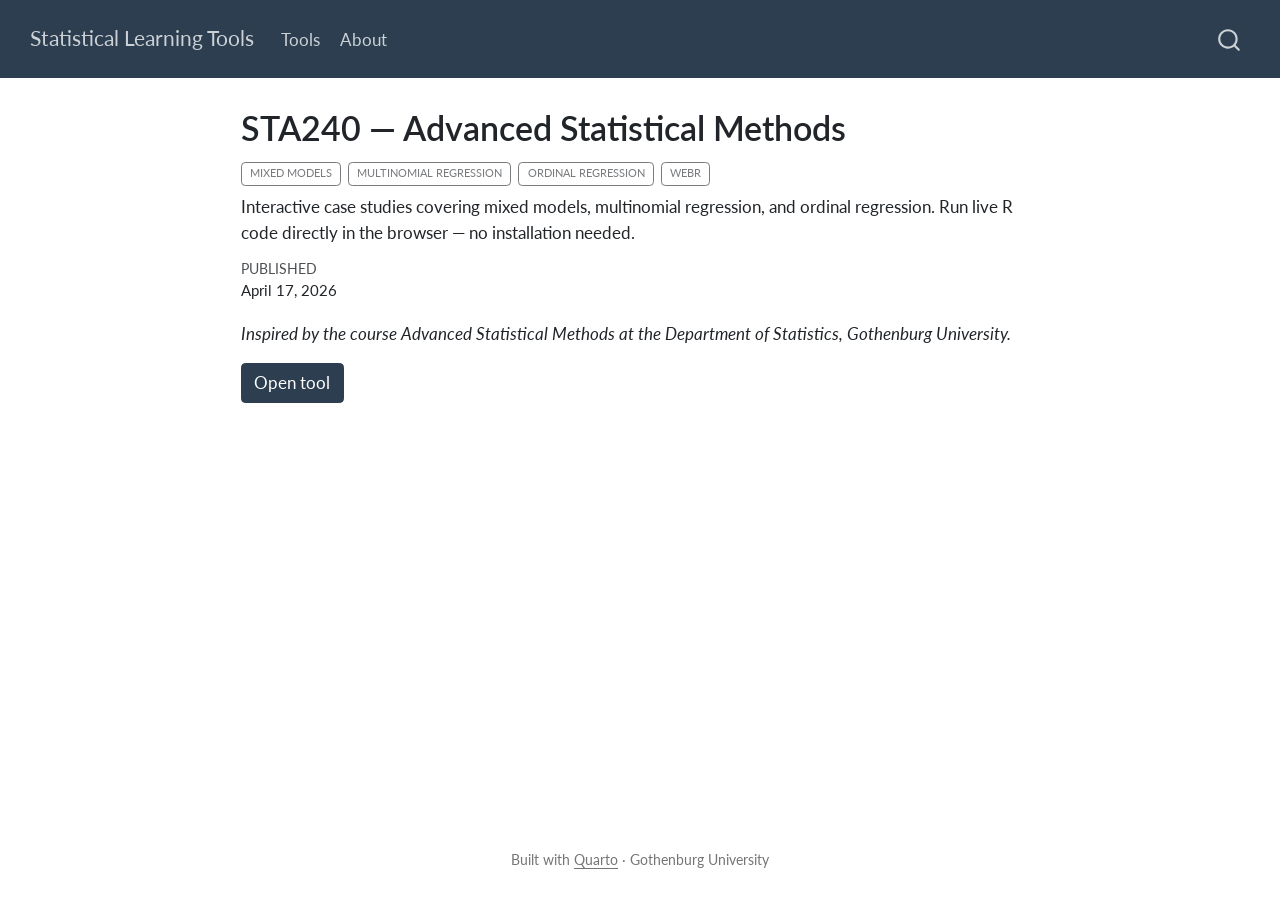
<file: tools/sta240.html>
<!DOCTYPE html>
<html xmlns="http://www.w3.org/1999/xhtml" lang="en" xml:lang="en"><head>

<meta charset="utf-8">
<meta name="generator" content="quarto-1.10.20">

<meta name="viewport" content="width=device-width, initial-scale=1.0, user-scalable=yes">

<meta name="dcterms.date" content="2026-04-17">
<meta name="description" content="Interactive case studies covering mixed models, multinomial regression, and ordinal regression. Run live R code directly in the browser — no installation needed.">

<title>STA240 — Advanced Statistical Methods – Statistical Learning Tools</title>
<style>
/* Default styles provided by pandoc.
** See https://pandoc.org/MANUAL.html#variables-for-html for config info.
*/
span.smallcaps{font-variant: small-caps;}
div.columns{display: flex; gap: 1.5em;}
div.column{flex: auto;}
@media screen {
div.columns{gap: min(4vw, 1.5em);}
div.column{overflow-x: auto;}
}
div.hanging-indent{margin-left: 1.5em; text-indent: -1.5em;}
ul.task-list{list-style: none;}
ul.task-list li input[type="checkbox"] {
  width: 0.8em;
  margin: 0 0.8em 0.2em -1em; /* quarto-specific, see https://github.com/quarto-dev/quarto-cli/issues/4556 */ 
  vertical-align: middle;
}
</style>


<script src="../site_libs/quarto-nav/quarto-nav.js"></script>
<script src="../site_libs/quarto-nav/headroom.min.js"></script>
<script src="../site_libs/clipboard/clipboard.min.js"></script>
<script src="../site_libs/quarto-search/autocomplete.umd.js"></script>
<script src="../site_libs/quarto-search/fuse.min.js"></script>
<script src="../site_libs/quarto-search/quarto-search.js"></script>
<meta name="quarto:offset" content="../">
<script src="../site_libs/quarto-html/quarto.js" type="module"></script>
<script src="../site_libs/quarto-html/tabsets/tabsets.js" type="module"></script>
<script src="../site_libs/quarto-html/popper.min.js"></script>
<script src="../site_libs/quarto-html/tippy.umd.min.js"></script>
<script src="../site_libs/quarto-html/anchor.min.js"></script>
<link href="../site_libs/quarto-html/tippy.css" rel="stylesheet">
<link href="../site_libs/quarto-html/quarto-syntax-highlighting-17888a1159294d3eb470f19f6f52f5a5.css" rel="stylesheet" id="quarto-text-highlighting-styles">
<script src="../site_libs/bootstrap/bootstrap.min.js"></script>
<link href="../site_libs/bootstrap/bootstrap-icons.css" rel="stylesheet">
<link href="../site_libs/bootstrap/bootstrap-d55ebb04db9ef80d103d4b62178c47ee.min.css" rel="stylesheet" append-hash="true" id="quarto-bootstrap" data-mode="light">
<script id="quarto-search-options" type="application/json">{
  "location": "navbar",
  "copy-button": false,
  "collapse-after": 3,
  "panel-placement": "end",
  "type": "overlay",
  "limit": 50,
  "keyboard-shortcut": [
    "f",
    "/",
    "s"
  ],
  "show-item-context": false,
  "language": {
    "search-no-results-text": "No results",
    "search-matching-documents-text": "matching documents",
    "search-copy-link-title": "Copy link to search",
    "search-hide-matches-text": "Hide additional matches",
    "search-more-match-text": "more match in this document",
    "search-more-matches-text": "more matches in this document",
    "search-clear-button-title": "Clear",
    "search-text-placeholder": "",
    "search-detached-cancel-button-title": "Cancel",
    "search-submit-button-title": "Submit",
    "search-label": "Search"
  }
}</script>


<link rel="stylesheet" href="../custom.css">
</head>

<body class="nav-fixed fullcontent quarto-light">

<div id="quarto-search-results"></div>
  <header id="quarto-header" class="headroom fixed-top">
    <nav class="navbar navbar-expand-lg " data-bs-theme="dark">
      <div class="navbar-container container-fluid">
      <div class="navbar-brand-container mx-auto">
    <a class="navbar-brand" href="../index.html">
    <span class="navbar-title">Statistical Learning Tools</span>
    </a>
  </div>
            <div id="quarto-search" class="" title="Search"></div>
          <button class="navbar-toggler" type="button" data-bs-toggle="collapse" data-bs-target="#navbarCollapse" aria-controls="navbarCollapse" role="menu" aria-expanded="false" aria-label="Toggle navigation" onclick="if (window.quartoToggleHeadroom) { window.quartoToggleHeadroom(); }">
  <span class="navbar-toggler-icon"></span>
</button>
          <div class="collapse navbar-collapse" id="navbarCollapse">
            <ul class="navbar-nav navbar-nav-scroll me-auto">
  <li class="nav-item">
    <a class="nav-link" href="../index.html"> 
<span class="menu-text">Tools</span></a>
  </li>  
  <li class="nav-item">
    <a class="nav-link" href="../about.html"> 
<span class="menu-text">About</span></a>
  </li>  
</ul>
          </div> <!-- /navcollapse -->
            <div class="quarto-navbar-tools">
</div>
      </div> <!-- /container-fluid -->
    </nav>
</header>
<!-- content -->
<div id="quarto-content" class="quarto-container page-columns page-rows-contents page-layout-article page-navbar">
<!-- sidebar -->
<!-- margin-sidebar -->
    
<!-- main -->
<main class="content" id="quarto-document-content">

<header id="title-block-header" class="quarto-title-block default">
<div class="quarto-title">
<h1 class="title">STA240 — Advanced Statistical Methods</h1>
  <div class="quarto-categories">
    <div class="quarto-category">Mixed Models</div>
    <div class="quarto-category">Multinomial Regression</div>
    <div class="quarto-category">Ordinal Regression</div>
    <div class="quarto-category">WebR</div>
  </div>
  </div>

<div>
  <div class="description">
    Interactive case studies covering mixed models, multinomial regression, and ordinal regression. Run live R code directly in the browser — no installation needed.
  </div>
</div>


<div class="quarto-title-meta">

    
    <div>
    <div class="quarto-title-meta-heading">Published</div>
    <div class="quarto-title-meta-contents">
      <p class="date">April 17, 2026</p>
    </div>
  </div>
  
    
  </div>
  


</header>


<p><em>Inspired by the course Advanced Statistical Methods at the Department of Statistics, Gothenburg University.</em></p>
<p><a href="https://johlobs.github.io/STA240-Advanced-Statistical-Methods-/" class="btn btn-primary" target="_blank">Open tool</a></p>



</main> <!-- /main -->
<script id="quarto-html-after-body" type="application/javascript">
  window.document.addEventListener("DOMContentLoaded", function (event) {
    const icon = "";
    const anchorJS = new window.AnchorJS();
    anchorJS.options = {
      placement: 'right',
      icon: icon
    };
    anchorJS.add('.anchored');
    const isCodeAnnotation = (el) => {
      for (const clz of el.classList) {
        if (clz.startsWith('code-annotation-')) {                     
          return true;
        }
      }
      return false;
    }
    const onCopySuccess = function(e) {
      // button target
      const button = e.trigger;
      // don't keep focus
      button.blur();
      // flash "checked"
      button.classList.add('code-copy-button-checked');
      var currentTitle = button.getAttribute("title");
      button.setAttribute("title", "Copied!");
      let tooltip;
      if (window.bootstrap) {
        button.setAttribute("data-bs-toggle", "tooltip");
        button.setAttribute("data-bs-placement", "left");
        button.setAttribute("data-bs-title", "Copied!");
        tooltip = new bootstrap.Tooltip(button, 
          { trigger: "manual", 
            customClass: "code-copy-button-tooltip",
            offset: [0, -8]});
        tooltip.show();    
      }
      setTimeout(function() {
        if (tooltip) {
          tooltip.hide();
          button.removeAttribute("data-bs-title");
          button.removeAttribute("data-bs-toggle");
          button.removeAttribute("data-bs-placement");
        }
        button.setAttribute("title", currentTitle);
        button.classList.remove('code-copy-button-checked');
      }, 1000);
      // clear code selection
      e.clearSelection();
    }
    const getTextToCopy = function(trigger) {
      const outerScaffold = trigger.parentElement.cloneNode(true);
      const codeEl = outerScaffold.querySelector('code');
      for (const childEl of codeEl.children) {
        if (isCodeAnnotation(childEl)) {
          childEl.remove();
        }
      }
      return codeEl.innerText;
    }
    const clipboard = new window.ClipboardJS('.code-copy-button:not([data-in-quarto-modal])', {
      text: getTextToCopy
    });
    clipboard.on('success', onCopySuccess);
    if (window.document.getElementById('quarto-embedded-source-code-modal')) {
      const clipboardModal = new window.ClipboardJS('.code-copy-button[data-in-quarto-modal]', {
        text: getTextToCopy,
        container: window.document.getElementById('quarto-embedded-source-code-modal')
      });
      clipboardModal.on('success', onCopySuccess);
    }
      var localhostRegex = new RegExp(/^(?:http|https):\/\/localhost\:?[0-9]*\//);
      var mailtoRegex = new RegExp(/^mailto:/);
        var filterRegex = new RegExp("https:\/\/johlobs\.github\.io\/");
      var isInternal = (href) => {
          return filterRegex.test(href) || localhostRegex.test(href) || mailtoRegex.test(href);
      }
      // Inspect non-navigation links and adorn them if external
     var links = window.document.querySelectorAll('a[href]:not(.nav-link):not(.navbar-brand):not(.toc-action):not(.sidebar-link):not(.sidebar-item-toggle):not(.pagination-link):not(.no-external):not([aria-hidden]):not(.dropdown-item):not(.quarto-navigation-tool):not(.about-link)');
      for (var i=0; i<links.length; i++) {
        const link = links[i];
        if (!isInternal(link.href)) {
          // undo the damage that might have been done by quarto-nav.js in the case of
          // links that we want to consider external
          if (link.dataset.originalHref !== undefined) {
            link.href = link.dataset.originalHref;
          }
        }
      }
    function tippyHover(el, contentFn, onTriggerFn, onUntriggerFn) {
      const config = {
        allowHTML: true,
        maxWidth: 500,
        delay: 100,
        arrow: false,
        appendTo: function(el) {
            return el.parentElement;
        },
        interactive: true,
        interactiveBorder: 10,
        theme: 'quarto',
        placement: 'bottom-start',
      };
      if (contentFn) {
        config.content = contentFn;
      }
      if (onTriggerFn) {
        config.onTrigger = onTriggerFn;
      }
      if (onUntriggerFn) {
        config.onUntrigger = onUntriggerFn;
      }
      window.tippy(el, config); 
    }
    const noterefs = window.document.querySelectorAll('a[role="doc-noteref"]');
    for (var i=0; i<noterefs.length; i++) {
      const ref = noterefs[i];
      tippyHover(ref, function() {
        // use id or data attribute instead here
        let href = ref.getAttribute('data-footnote-href') || ref.getAttribute('href');
        try { href = new URL(href).hash; } catch {}
        const id = href.replace(/^#\/?/, "");
        const note = window.document.getElementById(id);
        if (note) {
          return note.innerHTML;
        } else {
          return "";
        }
      });
    }
    const xrefs = window.document.querySelectorAll('a.quarto-xref');
    const processXRef = (id, note) => {
      // Strip column container classes
      const stripColumnClz = (el) => {
        el.classList.remove("page-full", "page-columns");
        if (el.children) {
          for (const child of el.children) {
            stripColumnClz(child);
          }
        }
      }
      stripColumnClz(note)
      if (id === null || id.startsWith('sec-')) {
        // Special case sections, only their first couple elements
        const container = document.createElement("div");
        if (note.children && note.children.length > 2) {
          container.appendChild(note.children[0].cloneNode(true));
          for (let i = 1; i < note.children.length; i++) {
            const child = note.children[i];
            if (child.tagName === "P" && child.innerText === "") {
              continue;
            } else {
              container.appendChild(child.cloneNode(true));
              break;
            }
          }
          if (window.Quarto?.typesetMath) {
            window.Quarto.typesetMath(container);
          }
          return container.innerHTML
        } else {
          if (window.Quarto?.typesetMath) {
            window.Quarto.typesetMath(note);
          }
          return note.innerHTML;
        }
      } else {
        // Remove any anchor links if they are present
        const anchorLink = note.querySelector('a.anchorjs-link');
        if (anchorLink) {
          anchorLink.remove();
        }
        if (window.Quarto?.typesetMath) {
          window.Quarto.typesetMath(note);
        }
        if (note.classList.contains("callout")) {
          return note.outerHTML;
        } else {
          return note.innerHTML;
        }
      }
    }
    for (var i=0; i<xrefs.length; i++) {
      const xref = xrefs[i];
      tippyHover(xref, undefined, function(instance) {
        instance.disable();
        let url = xref.getAttribute('href');
        let hash = undefined; 
        if (url.startsWith('#')) {
          hash = url;
        } else {
          try { hash = new URL(url).hash; } catch {}
        }
        if (hash) {
          const id = hash.replace(/^#\/?/, "");
          const note = window.document.getElementById(id);
          if (note !== null) {
            try {
              const html = processXRef(id, note.cloneNode(true));
              instance.setContent(html);
            } finally {
              instance.enable();
              instance.show();
            }
          } else {
            // See if we can fetch this
            fetch(url.split('#')[0])
            .then(res => res.text())
            .then(html => {
              const parser = new DOMParser();
              const htmlDoc = parser.parseFromString(html, "text/html");
              const note = htmlDoc.getElementById(id);
              if (note !== null) {
                const html = processXRef(id, note);
                instance.setContent(html);
              } 
            }).finally(() => {
              instance.enable();
              instance.show();
            });
          }
        } else {
          // See if we can fetch a full url (with no hash to target)
          // This is a special case and we should probably do some content thinning / targeting
          fetch(url)
          .then(res => res.text())
          .then(html => {
            const parser = new DOMParser();
            const htmlDoc = parser.parseFromString(html, "text/html");
            const note = htmlDoc.querySelector('main.content');
            if (note !== null) {
              // This should only happen for chapter cross references
              // (since there is no id in the URL)
              // remove the first header
              if (note.children.length > 0 && note.children[0].tagName === "HEADER") {
                note.children[0].remove();
              }
              const html = processXRef(null, note);
              instance.setContent(html);
            } 
          }).finally(() => {
            instance.enable();
            instance.show();
          });
        }
      }, function(instance) {
      });
    }
        let selectedAnnoteEl;
        const selectorForAnnotation = ( cell, annotation) => {
          let cellAttr = 'data-code-cell="' + cell + '"';
          let lineAttr = 'data-code-annotation="' +  annotation + '"';
          const selector = 'span[' + cellAttr + '][' + lineAttr + ']';
          return selector;
        }
        const selectCodeLines = (annoteEl) => {
          const doc = window.document;
          const targetCell = annoteEl.getAttribute("data-target-cell");
          const targetAnnotation = annoteEl.getAttribute("data-target-annotation");
          const annoteSpan = window.document.querySelector(selectorForAnnotation(targetCell, targetAnnotation));
          const lines = annoteSpan.getAttribute("data-code-lines").split(",");
          const lineIds = lines.map((line) => {
            return targetCell + "-" + line;
          })
          let top = null;
          let height = null;
          let parent = null;
          if (lineIds.length > 0) {
              //compute the position of the single el (top and bottom and make a div)
              const el = window.document.getElementById(lineIds[0]);
              top = el.offsetTop;
              height = el.offsetHeight;
              parent = el.parentElement.parentElement;
            if (lineIds.length > 1) {
              const lastEl = window.document.getElementById(lineIds[lineIds.length - 1]);
              const bottom = lastEl.offsetTop + lastEl.offsetHeight;
              height = bottom - top;
            }
            if (top !== null && height !== null && parent !== null) {
              // cook up a div (if necessary) and position it 
              let div = window.document.getElementById("code-annotation-line-highlight");
              if (div === null) {
                div = window.document.createElement("div");
                div.setAttribute("id", "code-annotation-line-highlight");
                div.style.position = 'absolute';
                parent.appendChild(div);
              }
              div.style.top = top - 2 + "px";
              div.style.height = height + 4 + "px";
              div.style.left = 0;
              let gutterDiv = window.document.getElementById("code-annotation-line-highlight-gutter");
              if (gutterDiv === null) {
                gutterDiv = window.document.createElement("div");
                gutterDiv.setAttribute("id", "code-annotation-line-highlight-gutter");
                gutterDiv.style.position = 'absolute';
                const codeCell = window.document.getElementById(targetCell);
                const gutter = codeCell.querySelector('.code-annotation-gutter');
                gutter.appendChild(gutterDiv);
              }
              gutterDiv.style.top = top - 2 + "px";
              gutterDiv.style.height = height + 4 + "px";
            }
            selectedAnnoteEl = annoteEl;
          }
        };
        const unselectCodeLines = () => {
          const elementsIds = ["code-annotation-line-highlight", "code-annotation-line-highlight-gutter"];
          elementsIds.forEach((elId) => {
            const div = window.document.getElementById(elId);
            if (div) {
              div.remove();
            }
          });
          selectedAnnoteEl = undefined;
        };
          // Handle positioning of the toggle
      window.addEventListener(
        "resize",
        throttle(() => {
          elRect = undefined;
          if (selectedAnnoteEl) {
            selectCodeLines(selectedAnnoteEl);
          }
        }, 10)
      );
      function throttle(fn, ms) {
      let throttle = false;
      let timer;
        return (...args) => {
          if(!throttle) { // first call gets through
              fn.apply(this, args);
              throttle = true;
          } else { // all the others get throttled
              if(timer) clearTimeout(timer); // cancel #2
              timer = setTimeout(() => {
                fn.apply(this, args);
                timer = throttle = false;
              }, ms);
          }
        };
      }
        // Attach click handler to the DT
        const annoteDls = window.document.querySelectorAll('dt[data-target-cell]');
        for (const annoteDlNode of annoteDls) {
          annoteDlNode.addEventListener('click', (event) => {
            const clickedEl = event.target;
            if (clickedEl !== selectedAnnoteEl) {
              unselectCodeLines();
              const activeEl = window.document.querySelector('dt[data-target-cell].code-annotation-active');
              if (activeEl) {
                activeEl.classList.remove('code-annotation-active');
              }
              selectCodeLines(clickedEl);
              clickedEl.classList.add('code-annotation-active');
            } else {
              // Unselect the line
              unselectCodeLines();
              clickedEl.classList.remove('code-annotation-active');
            }
          });
        }
    const findCites = (el) => {
      const parentEl = el.parentElement;
      if (parentEl) {
        const cites = parentEl.dataset.cites;
        if (cites) {
          return {
            el,
            cites: cites.split(' ')
          };
        } else {
          return findCites(el.parentElement)
        }
      } else {
        return undefined;
      }
    };
    var bibliorefs = window.document.querySelectorAll('a[role="doc-biblioref"]');
    for (var i=0; i<bibliorefs.length; i++) {
      const ref = bibliorefs[i];
      const citeInfo = findCites(ref);
      if (citeInfo) {
        tippyHover(citeInfo.el, function() {
          var popup = window.document.createElement('div');
          citeInfo.cites.forEach(function(cite) {
            var citeDiv = window.document.createElement('div');
            citeDiv.classList.add('hanging-indent');
            citeDiv.classList.add('csl-entry');
            var biblioDiv = window.document.getElementById('ref-' + cite);
            if (biblioDiv) {
              citeDiv.innerHTML = biblioDiv.innerHTML;
            }
            popup.appendChild(citeDiv);
          });
          return popup.innerHTML;
        });
      }
    }
  });
  </script>
</div> <!-- /content -->
<footer class="footer">
  <div class="nav-footer">
    <div class="nav-footer-left">
      &nbsp;
    </div>   
    <div class="nav-footer-center">
<p>Built with <a href="https://quarto.org">Quarto</a> · Gothenburg University</p>
</div>
    <div class="nav-footer-right">
      &nbsp;
    </div>
  </div>
</footer>




</body></html>
</file>
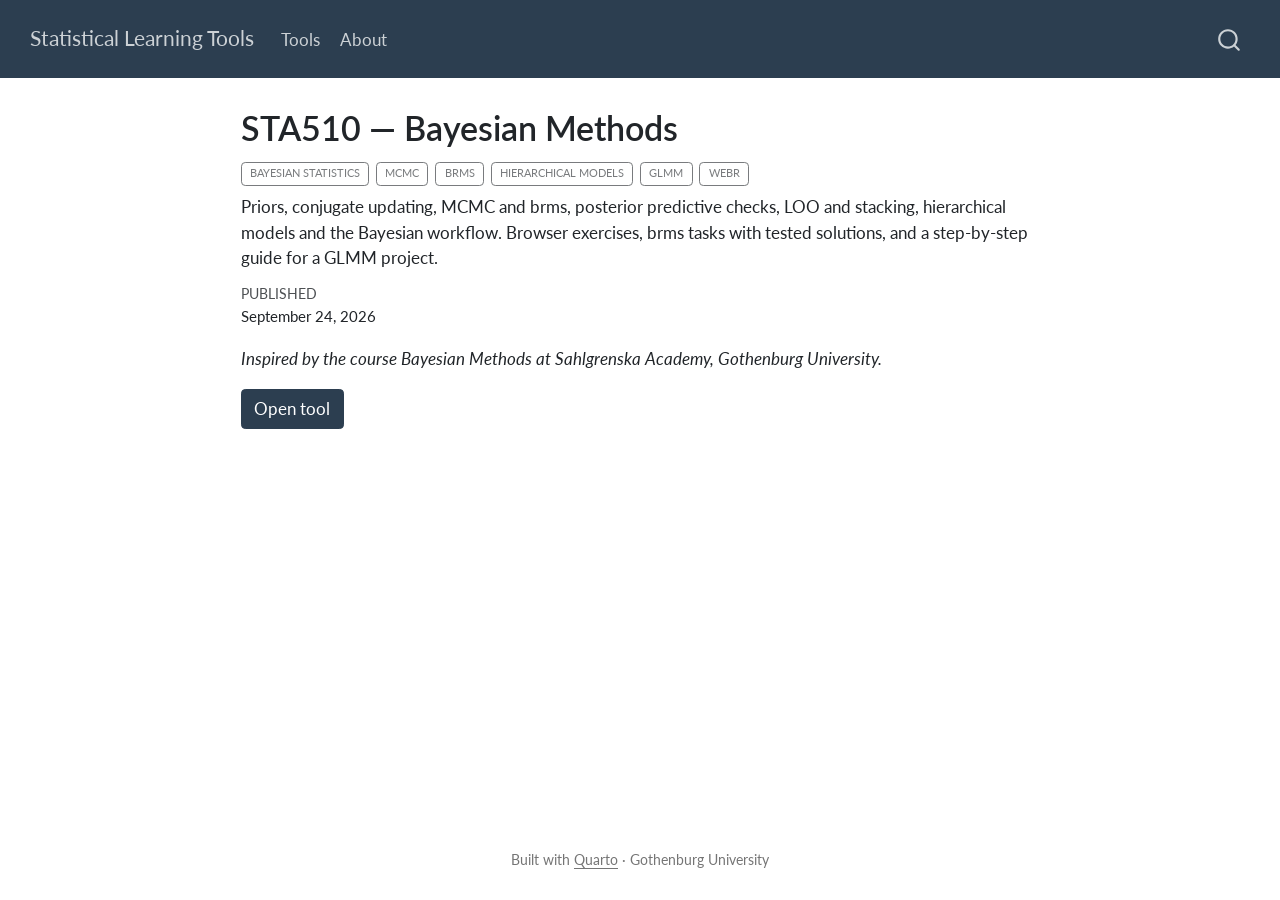
<file: tools/sta510.html>
<!DOCTYPE html>
<html xmlns="http://www.w3.org/1999/xhtml" lang="en" xml:lang="en"><head>

<meta charset="utf-8">
<meta name="generator" content="quarto-1.10.20">

<meta name="viewport" content="width=device-width, initial-scale=1.0, user-scalable=yes">

<meta name="dcterms.date" content="2026-09-24">
<meta name="description" content="Priors, conjugate updating, MCMC and brms, posterior predictive checks, LOO and stacking, hierarchical models and the Bayesian workflow. Browser exercises, brms tasks with tested solutions, and a step-by-step guide for a GLMM project.">

<title>STA510 — Bayesian Methods – Statistical Learning Tools</title>
<style>
/* Default styles provided by pandoc.
** See https://pandoc.org/MANUAL.html#variables-for-html for config info.
*/
span.smallcaps{font-variant: small-caps;}
div.columns{display: flex; gap: 1.5em;}
div.column{flex: auto;}
@media screen {
div.columns{gap: min(4vw, 1.5em);}
div.column{overflow-x: auto;}
}
div.hanging-indent{margin-left: 1.5em; text-indent: -1.5em;}
ul.task-list{list-style: none;}
ul.task-list li input[type="checkbox"] {
  width: 0.8em;
  margin: 0 0.8em 0.2em -1em; /* quarto-specific, see https://github.com/quarto-dev/quarto-cli/issues/4556 */ 
  vertical-align: middle;
}
</style>


<script src="../site_libs/quarto-nav/quarto-nav.js"></script>
<script src="../site_libs/quarto-nav/headroom.min.js"></script>
<script src="../site_libs/clipboard/clipboard.min.js"></script>
<script src="../site_libs/quarto-search/autocomplete.umd.js"></script>
<script src="../site_libs/quarto-search/fuse.min.js"></script>
<script src="../site_libs/quarto-search/quarto-search.js"></script>
<meta name="quarto:offset" content="../">
<script src="../site_libs/quarto-html/quarto.js" type="module"></script>
<script src="../site_libs/quarto-html/tabsets/tabsets.js" type="module"></script>
<script src="../site_libs/quarto-html/popper.min.js"></script>
<script src="../site_libs/quarto-html/tippy.umd.min.js"></script>
<script src="../site_libs/quarto-html/anchor.min.js"></script>
<link href="../site_libs/quarto-html/tippy.css" rel="stylesheet">
<link href="../site_libs/quarto-html/quarto-syntax-highlighting-17888a1159294d3eb470f19f6f52f5a5.css" rel="stylesheet" id="quarto-text-highlighting-styles">
<script src="../site_libs/bootstrap/bootstrap.min.js"></script>
<link href="../site_libs/bootstrap/bootstrap-icons.css" rel="stylesheet">
<link href="../site_libs/bootstrap/bootstrap-d55ebb04db9ef80d103d4b62178c47ee.min.css" rel="stylesheet" append-hash="true" id="quarto-bootstrap" data-mode="light">
<script id="quarto-search-options" type="application/json">{
  "location": "navbar",
  "copy-button": false,
  "collapse-after": 3,
  "panel-placement": "end",
  "type": "overlay",
  "limit": 50,
  "keyboard-shortcut": [
    "f",
    "/",
    "s"
  ],
  "show-item-context": false,
  "language": {
    "search-no-results-text": "No results",
    "search-matching-documents-text": "matching documents",
    "search-copy-link-title": "Copy link to search",
    "search-hide-matches-text": "Hide additional matches",
    "search-more-match-text": "more match in this document",
    "search-more-matches-text": "more matches in this document",
    "search-clear-button-title": "Clear",
    "search-text-placeholder": "",
    "search-detached-cancel-button-title": "Cancel",
    "search-submit-button-title": "Submit",
    "search-label": "Search"
  }
}</script>


<link rel="stylesheet" href="../custom.css">
</head>

<body class="nav-fixed fullcontent quarto-light">

<div id="quarto-search-results"></div>
  <header id="quarto-header" class="headroom fixed-top">
    <nav class="navbar navbar-expand-lg " data-bs-theme="dark">
      <div class="navbar-container container-fluid">
      <div class="navbar-brand-container mx-auto">
    <a class="navbar-brand" href="../index.html">
    <span class="navbar-title">Statistical Learning Tools</span>
    </a>
  </div>
            <div id="quarto-search" class="" title="Search"></div>
          <button class="navbar-toggler" type="button" data-bs-toggle="collapse" data-bs-target="#navbarCollapse" aria-controls="navbarCollapse" role="menu" aria-expanded="false" aria-label="Toggle navigation" onclick="if (window.quartoToggleHeadroom) { window.quartoToggleHeadroom(); }">
  <span class="navbar-toggler-icon"></span>
</button>
          <div class="collapse navbar-collapse" id="navbarCollapse">
            <ul class="navbar-nav navbar-nav-scroll me-auto">
  <li class="nav-item">
    <a class="nav-link" href="../index.html"> 
<span class="menu-text">Tools</span></a>
  </li>  
  <li class="nav-item">
    <a class="nav-link" href="../about.html"> 
<span class="menu-text">About</span></a>
  </li>  
</ul>
          </div> <!-- /navcollapse -->
            <div class="quarto-navbar-tools">
</div>
      </div> <!-- /container-fluid -->
    </nav>
</header>
<!-- content -->
<div id="quarto-content" class="quarto-container page-columns page-rows-contents page-layout-article page-navbar">
<!-- sidebar -->
<!-- margin-sidebar -->
    
<!-- main -->
<main class="content" id="quarto-document-content">

<header id="title-block-header" class="quarto-title-block default">
<div class="quarto-title">
<h1 class="title">STA510 — Bayesian Methods</h1>
  <div class="quarto-categories">
    <div class="quarto-category">Bayesian Statistics</div>
    <div class="quarto-category">MCMC</div>
    <div class="quarto-category">brms</div>
    <div class="quarto-category">Hierarchical Models</div>
    <div class="quarto-category">GLMM</div>
    <div class="quarto-category">WebR</div>
  </div>
  </div>

<div>
  <div class="description">
    Priors, conjugate updating, MCMC and brms, posterior predictive checks, LOO and stacking, hierarchical models and the Bayesian workflow. Browser exercises, brms tasks with tested solutions, and a step-by-step guide for a GLMM project.
  </div>
</div>


<div class="quarto-title-meta">

    
    <div>
    <div class="quarto-title-meta-heading">Published</div>
    <div class="quarto-title-meta-contents">
      <p class="date">September 24, 2026</p>
    </div>
  </div>
  
    
  </div>
  


</header>


<p><em>Inspired by the course Bayesian Methods at Sahlgrenska Academy, Gothenburg University.</em></p>
<p><a href="https://johlobs.github.io/STA510-Bayesian-Methods/" class="btn btn-primary" target="_blank">Open tool</a></p>



</main> <!-- /main -->
<script id="quarto-html-after-body" type="application/javascript">
  window.document.addEventListener("DOMContentLoaded", function (event) {
    const icon = "";
    const anchorJS = new window.AnchorJS();
    anchorJS.options = {
      placement: 'right',
      icon: icon
    };
    anchorJS.add('.anchored');
    const isCodeAnnotation = (el) => {
      for (const clz of el.classList) {
        if (clz.startsWith('code-annotation-')) {                     
          return true;
        }
      }
      return false;
    }
    const onCopySuccess = function(e) {
      // button target
      const button = e.trigger;
      // don't keep focus
      button.blur();
      // flash "checked"
      button.classList.add('code-copy-button-checked');
      var currentTitle = button.getAttribute("title");
      button.setAttribute("title", "Copied!");
      let tooltip;
      if (window.bootstrap) {
        button.setAttribute("data-bs-toggle", "tooltip");
        button.setAttribute("data-bs-placement", "left");
        button.setAttribute("data-bs-title", "Copied!");
        tooltip = new bootstrap.Tooltip(button, 
          { trigger: "manual", 
            customClass: "code-copy-button-tooltip",
            offset: [0, -8]});
        tooltip.show();    
      }
      setTimeout(function() {
        if (tooltip) {
          tooltip.hide();
          button.removeAttribute("data-bs-title");
          button.removeAttribute("data-bs-toggle");
          button.removeAttribute("data-bs-placement");
        }
        button.setAttribute("title", currentTitle);
        button.classList.remove('code-copy-button-checked');
      }, 1000);
      // clear code selection
      e.clearSelection();
    }
    const getTextToCopy = function(trigger) {
      const outerScaffold = trigger.parentElement.cloneNode(true);
      const codeEl = outerScaffold.querySelector('code');
      for (const childEl of codeEl.children) {
        if (isCodeAnnotation(childEl)) {
          childEl.remove();
        }
      }
      return codeEl.innerText;
    }
    const clipboard = new window.ClipboardJS('.code-copy-button:not([data-in-quarto-modal])', {
      text: getTextToCopy
    });
    clipboard.on('success', onCopySuccess);
    if (window.document.getElementById('quarto-embedded-source-code-modal')) {
      const clipboardModal = new window.ClipboardJS('.code-copy-button[data-in-quarto-modal]', {
        text: getTextToCopy,
        container: window.document.getElementById('quarto-embedded-source-code-modal')
      });
      clipboardModal.on('success', onCopySuccess);
    }
      var localhostRegex = new RegExp(/^(?:http|https):\/\/localhost\:?[0-9]*\//);
      var mailtoRegex = new RegExp(/^mailto:/);
        var filterRegex = new RegExp("https:\/\/johlobs\.github\.io\/");
      var isInternal = (href) => {
          return filterRegex.test(href) || localhostRegex.test(href) || mailtoRegex.test(href);
      }
      // Inspect non-navigation links and adorn them if external
     var links = window.document.querySelectorAll('a[href]:not(.nav-link):not(.navbar-brand):not(.toc-action):not(.sidebar-link):not(.sidebar-item-toggle):not(.pagination-link):not(.no-external):not([aria-hidden]):not(.dropdown-item):not(.quarto-navigation-tool):not(.about-link)');
      for (var i=0; i<links.length; i++) {
        const link = links[i];
        if (!isInternal(link.href)) {
          // undo the damage that might have been done by quarto-nav.js in the case of
          // links that we want to consider external
          if (link.dataset.originalHref !== undefined) {
            link.href = link.dataset.originalHref;
          }
        }
      }
    function tippyHover(el, contentFn, onTriggerFn, onUntriggerFn) {
      const config = {
        allowHTML: true,
        maxWidth: 500,
        delay: 100,
        arrow: false,
        appendTo: function(el) {
            return el.parentElement;
        },
        interactive: true,
        interactiveBorder: 10,
        theme: 'quarto',
        placement: 'bottom-start',
      };
      if (contentFn) {
        config.content = contentFn;
      }
      if (onTriggerFn) {
        config.onTrigger = onTriggerFn;
      }
      if (onUntriggerFn) {
        config.onUntrigger = onUntriggerFn;
      }
      window.tippy(el, config); 
    }
    const noterefs = window.document.querySelectorAll('a[role="doc-noteref"]');
    for (var i=0; i<noterefs.length; i++) {
      const ref = noterefs[i];
      tippyHover(ref, function() {
        // use id or data attribute instead here
        let href = ref.getAttribute('data-footnote-href') || ref.getAttribute('href');
        try { href = new URL(href).hash; } catch {}
        const id = href.replace(/^#\/?/, "");
        const note = window.document.getElementById(id);
        if (note) {
          return note.innerHTML;
        } else {
          return "";
        }
      });
    }
    const xrefs = window.document.querySelectorAll('a.quarto-xref');
    const processXRef = (id, note) => {
      // Strip column container classes
      const stripColumnClz = (el) => {
        el.classList.remove("page-full", "page-columns");
        if (el.children) {
          for (const child of el.children) {
            stripColumnClz(child);
          }
        }
      }
      stripColumnClz(note)
      if (id === null || id.startsWith('sec-')) {
        // Special case sections, only their first couple elements
        const container = document.createElement("div");
        if (note.children && note.children.length > 2) {
          container.appendChild(note.children[0].cloneNode(true));
          for (let i = 1; i < note.children.length; i++) {
            const child = note.children[i];
            if (child.tagName === "P" && child.innerText === "") {
              continue;
            } else {
              container.appendChild(child.cloneNode(true));
              break;
            }
          }
          if (window.Quarto?.typesetMath) {
            window.Quarto.typesetMath(container);
          }
          return container.innerHTML
        } else {
          if (window.Quarto?.typesetMath) {
            window.Quarto.typesetMath(note);
          }
          return note.innerHTML;
        }
      } else {
        // Remove any anchor links if they are present
        const anchorLink = note.querySelector('a.anchorjs-link');
        if (anchorLink) {
          anchorLink.remove();
        }
        if (window.Quarto?.typesetMath) {
          window.Quarto.typesetMath(note);
        }
        if (note.classList.contains("callout")) {
          return note.outerHTML;
        } else {
          return note.innerHTML;
        }
      }
    }
    for (var i=0; i<xrefs.length; i++) {
      const xref = xrefs[i];
      tippyHover(xref, undefined, function(instance) {
        instance.disable();
        let url = xref.getAttribute('href');
        let hash = undefined; 
        if (url.startsWith('#')) {
          hash = url;
        } else {
          try { hash = new URL(url).hash; } catch {}
        }
        if (hash) {
          const id = hash.replace(/^#\/?/, "");
          const note = window.document.getElementById(id);
          if (note !== null) {
            try {
              const html = processXRef(id, note.cloneNode(true));
              instance.setContent(html);
            } finally {
              instance.enable();
              instance.show();
            }
          } else {
            // See if we can fetch this
            fetch(url.split('#')[0])
            .then(res => res.text())
            .then(html => {
              const parser = new DOMParser();
              const htmlDoc = parser.parseFromString(html, "text/html");
              const note = htmlDoc.getElementById(id);
              if (note !== null) {
                const html = processXRef(id, note);
                instance.setContent(html);
              } 
            }).finally(() => {
              instance.enable();
              instance.show();
            });
          }
        } else {
          // See if we can fetch a full url (with no hash to target)
          // This is a special case and we should probably do some content thinning / targeting
          fetch(url)
          .then(res => res.text())
          .then(html => {
            const parser = new DOMParser();
            const htmlDoc = parser.parseFromString(html, "text/html");
            const note = htmlDoc.querySelector('main.content');
            if (note !== null) {
              // This should only happen for chapter cross references
              // (since there is no id in the URL)
              // remove the first header
              if (note.children.length > 0 && note.children[0].tagName === "HEADER") {
                note.children[0].remove();
              }
              const html = processXRef(null, note);
              instance.setContent(html);
            } 
          }).finally(() => {
            instance.enable();
            instance.show();
          });
        }
      }, function(instance) {
      });
    }
        let selectedAnnoteEl;
        const selectorForAnnotation = ( cell, annotation) => {
          let cellAttr = 'data-code-cell="' + cell + '"';
          let lineAttr = 'data-code-annotation="' +  annotation + '"';
          const selector = 'span[' + cellAttr + '][' + lineAttr + ']';
          return selector;
        }
        const selectCodeLines = (annoteEl) => {
          const doc = window.document;
          const targetCell = annoteEl.getAttribute("data-target-cell");
          const targetAnnotation = annoteEl.getAttribute("data-target-annotation");
          const annoteSpan = window.document.querySelector(selectorForAnnotation(targetCell, targetAnnotation));
          const lines = annoteSpan.getAttribute("data-code-lines").split(",");
          const lineIds = lines.map((line) => {
            return targetCell + "-" + line;
          })
          let top = null;
          let height = null;
          let parent = null;
          if (lineIds.length > 0) {
              //compute the position of the single el (top and bottom and make a div)
              const el = window.document.getElementById(lineIds[0]);
              top = el.offsetTop;
              height = el.offsetHeight;
              parent = el.parentElement.parentElement;
            if (lineIds.length > 1) {
              const lastEl = window.document.getElementById(lineIds[lineIds.length - 1]);
              const bottom = lastEl.offsetTop + lastEl.offsetHeight;
              height = bottom - top;
            }
            if (top !== null && height !== null && parent !== null) {
              // cook up a div (if necessary) and position it 
              let div = window.document.getElementById("code-annotation-line-highlight");
              if (div === null) {
                div = window.document.createElement("div");
                div.setAttribute("id", "code-annotation-line-highlight");
                div.style.position = 'absolute';
                parent.appendChild(div);
              }
              div.style.top = top - 2 + "px";
              div.style.height = height + 4 + "px";
              div.style.left = 0;
              let gutterDiv = window.document.getElementById("code-annotation-line-highlight-gutter");
              if (gutterDiv === null) {
                gutterDiv = window.document.createElement("div");
                gutterDiv.setAttribute("id", "code-annotation-line-highlight-gutter");
                gutterDiv.style.position = 'absolute';
                const codeCell = window.document.getElementById(targetCell);
                const gutter = codeCell.querySelector('.code-annotation-gutter');
                gutter.appendChild(gutterDiv);
              }
              gutterDiv.style.top = top - 2 + "px";
              gutterDiv.style.height = height + 4 + "px";
            }
            selectedAnnoteEl = annoteEl;
          }
        };
        const unselectCodeLines = () => {
          const elementsIds = ["code-annotation-line-highlight", "code-annotation-line-highlight-gutter"];
          elementsIds.forEach((elId) => {
            const div = window.document.getElementById(elId);
            if (div) {
              div.remove();
            }
          });
          selectedAnnoteEl = undefined;
        };
          // Handle positioning of the toggle
      window.addEventListener(
        "resize",
        throttle(() => {
          elRect = undefined;
          if (selectedAnnoteEl) {
            selectCodeLines(selectedAnnoteEl);
          }
        }, 10)
      );
      function throttle(fn, ms) {
      let throttle = false;
      let timer;
        return (...args) => {
          if(!throttle) { // first call gets through
              fn.apply(this, args);
              throttle = true;
          } else { // all the others get throttled
              if(timer) clearTimeout(timer); // cancel #2
              timer = setTimeout(() => {
                fn.apply(this, args);
                timer = throttle = false;
              }, ms);
          }
        };
      }
        // Attach click handler to the DT
        const annoteDls = window.document.querySelectorAll('dt[data-target-cell]');
        for (const annoteDlNode of annoteDls) {
          annoteDlNode.addEventListener('click', (event) => {
            const clickedEl = event.target;
            if (clickedEl !== selectedAnnoteEl) {
              unselectCodeLines();
              const activeEl = window.document.querySelector('dt[data-target-cell].code-annotation-active');
              if (activeEl) {
                activeEl.classList.remove('code-annotation-active');
              }
              selectCodeLines(clickedEl);
              clickedEl.classList.add('code-annotation-active');
            } else {
              // Unselect the line
              unselectCodeLines();
              clickedEl.classList.remove('code-annotation-active');
            }
          });
        }
    const findCites = (el) => {
      const parentEl = el.parentElement;
      if (parentEl) {
        const cites = parentEl.dataset.cites;
        if (cites) {
          return {
            el,
            cites: cites.split(' ')
          };
        } else {
          return findCites(el.parentElement)
        }
      } else {
        return undefined;
      }
    };
    var bibliorefs = window.document.querySelectorAll('a[role="doc-biblioref"]');
    for (var i=0; i<bibliorefs.length; i++) {
      const ref = bibliorefs[i];
      const citeInfo = findCites(ref);
      if (citeInfo) {
        tippyHover(citeInfo.el, function() {
          var popup = window.document.createElement('div');
          citeInfo.cites.forEach(function(cite) {
            var citeDiv = window.document.createElement('div');
            citeDiv.classList.add('hanging-indent');
            citeDiv.classList.add('csl-entry');
            var biblioDiv = window.document.getElementById('ref-' + cite);
            if (biblioDiv) {
              citeDiv.innerHTML = biblioDiv.innerHTML;
            }
            popup.appendChild(citeDiv);
          });
          return popup.innerHTML;
        });
      }
    }
  });
  </script>
</div> <!-- /content -->
<footer class="footer">
  <div class="nav-footer">
    <div class="nav-footer-left">
      &nbsp;
    </div>   
    <div class="nav-footer-center">
<p>Built with <a href="https://quarto.org">Quarto</a> · Gothenburg University</p>
</div>
    <div class="nav-footer-right">
      &nbsp;
    </div>
  </div>
</footer>




</body></html>
</file>
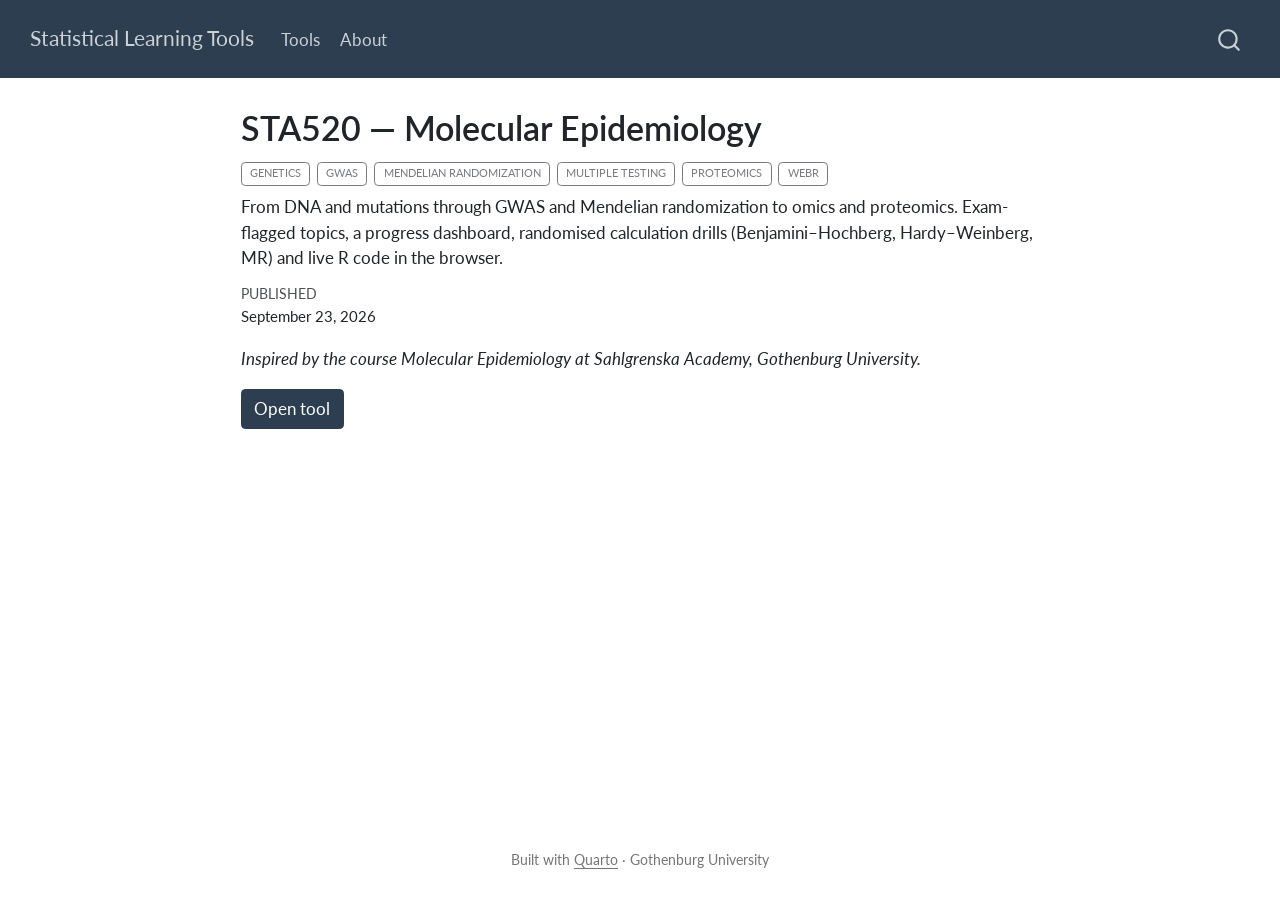
<file: tools/sta520.html>
<!DOCTYPE html>
<html xmlns="http://www.w3.org/1999/xhtml" lang="en" xml:lang="en"><head>

<meta charset="utf-8">
<meta name="generator" content="quarto-1.10.20">

<meta name="viewport" content="width=device-width, initial-scale=1.0, user-scalable=yes">

<meta name="dcterms.date" content="2026-09-23">
<meta name="description" content="From DNA and mutations through GWAS and Mendelian randomization to omics and proteomics. Exam-flagged topics, a progress dashboard, randomised calculation drills (Benjamini–Hochberg, Hardy–Weinberg, MR) and live R code in the browser.">

<title>STA520 — Molecular Epidemiology – Statistical Learning Tools</title>
<style>
/* Default styles provided by pandoc.
** See https://pandoc.org/MANUAL.html#variables-for-html for config info.
*/
span.smallcaps{font-variant: small-caps;}
div.columns{display: flex; gap: 1.5em;}
div.column{flex: auto;}
@media screen {
div.columns{gap: min(4vw, 1.5em);}
div.column{overflow-x: auto;}
}
div.hanging-indent{margin-left: 1.5em; text-indent: -1.5em;}
ul.task-list{list-style: none;}
ul.task-list li input[type="checkbox"] {
  width: 0.8em;
  margin: 0 0.8em 0.2em -1em; /* quarto-specific, see https://github.com/quarto-dev/quarto-cli/issues/4556 */ 
  vertical-align: middle;
}
</style>


<script src="../site_libs/quarto-nav/quarto-nav.js"></script>
<script src="../site_libs/quarto-nav/headroom.min.js"></script>
<script src="../site_libs/clipboard/clipboard.min.js"></script>
<script src="../site_libs/quarto-search/autocomplete.umd.js"></script>
<script src="../site_libs/quarto-search/fuse.min.js"></script>
<script src="../site_libs/quarto-search/quarto-search.js"></script>
<meta name="quarto:offset" content="../">
<script src="../site_libs/quarto-html/quarto.js" type="module"></script>
<script src="../site_libs/quarto-html/tabsets/tabsets.js" type="module"></script>
<script src="../site_libs/quarto-html/popper.min.js"></script>
<script src="../site_libs/quarto-html/tippy.umd.min.js"></script>
<script src="../site_libs/quarto-html/anchor.min.js"></script>
<link href="../site_libs/quarto-html/tippy.css" rel="stylesheet">
<link href="../site_libs/quarto-html/quarto-syntax-highlighting-17888a1159294d3eb470f19f6f52f5a5.css" rel="stylesheet" id="quarto-text-highlighting-styles">
<script src="../site_libs/bootstrap/bootstrap.min.js"></script>
<link href="../site_libs/bootstrap/bootstrap-icons.css" rel="stylesheet">
<link href="../site_libs/bootstrap/bootstrap-d55ebb04db9ef80d103d4b62178c47ee.min.css" rel="stylesheet" append-hash="true" id="quarto-bootstrap" data-mode="light">
<script id="quarto-search-options" type="application/json">{
  "location": "navbar",
  "copy-button": false,
  "collapse-after": 3,
  "panel-placement": "end",
  "type": "overlay",
  "limit": 50,
  "keyboard-shortcut": [
    "f",
    "/",
    "s"
  ],
  "show-item-context": false,
  "language": {
    "search-no-results-text": "No results",
    "search-matching-documents-text": "matching documents",
    "search-copy-link-title": "Copy link to search",
    "search-hide-matches-text": "Hide additional matches",
    "search-more-match-text": "more match in this document",
    "search-more-matches-text": "more matches in this document",
    "search-clear-button-title": "Clear",
    "search-text-placeholder": "",
    "search-detached-cancel-button-title": "Cancel",
    "search-submit-button-title": "Submit",
    "search-label": "Search"
  }
}</script>


<link rel="stylesheet" href="../custom.css">
</head>

<body class="nav-fixed fullcontent quarto-light">

<div id="quarto-search-results"></div>
  <header id="quarto-header" class="headroom fixed-top">
    <nav class="navbar navbar-expand-lg " data-bs-theme="dark">
      <div class="navbar-container container-fluid">
      <div class="navbar-brand-container mx-auto">
    <a class="navbar-brand" href="../index.html">
    <span class="navbar-title">Statistical Learning Tools</span>
    </a>
  </div>
            <div id="quarto-search" class="" title="Search"></div>
          <button class="navbar-toggler" type="button" data-bs-toggle="collapse" data-bs-target="#navbarCollapse" aria-controls="navbarCollapse" role="menu" aria-expanded="false" aria-label="Toggle navigation" onclick="if (window.quartoToggleHeadroom) { window.quartoToggleHeadroom(); }">
  <span class="navbar-toggler-icon"></span>
</button>
          <div class="collapse navbar-collapse" id="navbarCollapse">
            <ul class="navbar-nav navbar-nav-scroll me-auto">
  <li class="nav-item">
    <a class="nav-link" href="../index.html"> 
<span class="menu-text">Tools</span></a>
  </li>  
  <li class="nav-item">
    <a class="nav-link" href="../about.html"> 
<span class="menu-text">About</span></a>
  </li>  
</ul>
          </div> <!-- /navcollapse -->
            <div class="quarto-navbar-tools">
</div>
      </div> <!-- /container-fluid -->
    </nav>
</header>
<!-- content -->
<div id="quarto-content" class="quarto-container page-columns page-rows-contents page-layout-article page-navbar">
<!-- sidebar -->
<!-- margin-sidebar -->
    
<!-- main -->
<main class="content" id="quarto-document-content">

<header id="title-block-header" class="quarto-title-block default">
<div class="quarto-title">
<h1 class="title">STA520 — Molecular Epidemiology</h1>
  <div class="quarto-categories">
    <div class="quarto-category">Genetics</div>
    <div class="quarto-category">GWAS</div>
    <div class="quarto-category">Mendelian Randomization</div>
    <div class="quarto-category">Multiple Testing</div>
    <div class="quarto-category">Proteomics</div>
    <div class="quarto-category">WebR</div>
  </div>
  </div>

<div>
  <div class="description">
    From DNA and mutations through GWAS and Mendelian randomization to omics and proteomics. Exam-flagged topics, a progress dashboard, randomised calculation drills (Benjamini–Hochberg, Hardy–Weinberg, MR) and live R code in the browser.
  </div>
</div>


<div class="quarto-title-meta">

    
    <div>
    <div class="quarto-title-meta-heading">Published</div>
    <div class="quarto-title-meta-contents">
      <p class="date">September 23, 2026</p>
    </div>
  </div>
  
    
  </div>
  


</header>


<p><em>Inspired by the course Molecular Epidemiology at Sahlgrenska Academy, Gothenburg University.</em></p>
<p><a href="https://johlobs.github.io/STA520-Molecular-Epidemiology/" class="btn btn-primary" target="_blank">Open tool</a></p>



</main> <!-- /main -->
<script id="quarto-html-after-body" type="application/javascript">
  window.document.addEventListener("DOMContentLoaded", function (event) {
    const icon = "";
    const anchorJS = new window.AnchorJS();
    anchorJS.options = {
      placement: 'right',
      icon: icon
    };
    anchorJS.add('.anchored');
    const isCodeAnnotation = (el) => {
      for (const clz of el.classList) {
        if (clz.startsWith('code-annotation-')) {                     
          return true;
        }
      }
      return false;
    }
    const onCopySuccess = function(e) {
      // button target
      const button = e.trigger;
      // don't keep focus
      button.blur();
      // flash "checked"
      button.classList.add('code-copy-button-checked');
      var currentTitle = button.getAttribute("title");
      button.setAttribute("title", "Copied!");
      let tooltip;
      if (window.bootstrap) {
        button.setAttribute("data-bs-toggle", "tooltip");
        button.setAttribute("data-bs-placement", "left");
        button.setAttribute("data-bs-title", "Copied!");
        tooltip = new bootstrap.Tooltip(button, 
          { trigger: "manual", 
            customClass: "code-copy-button-tooltip",
            offset: [0, -8]});
        tooltip.show();    
      }
      setTimeout(function() {
        if (tooltip) {
          tooltip.hide();
          button.removeAttribute("data-bs-title");
          button.removeAttribute("data-bs-toggle");
          button.removeAttribute("data-bs-placement");
        }
        button.setAttribute("title", currentTitle);
        button.classList.remove('code-copy-button-checked');
      }, 1000);
      // clear code selection
      e.clearSelection();
    }
    const getTextToCopy = function(trigger) {
      const outerScaffold = trigger.parentElement.cloneNode(true);
      const codeEl = outerScaffold.querySelector('code');
      for (const childEl of codeEl.children) {
        if (isCodeAnnotation(childEl)) {
          childEl.remove();
        }
      }
      return codeEl.innerText;
    }
    const clipboard = new window.ClipboardJS('.code-copy-button:not([data-in-quarto-modal])', {
      text: getTextToCopy
    });
    clipboard.on('success', onCopySuccess);
    if (window.document.getElementById('quarto-embedded-source-code-modal')) {
      const clipboardModal = new window.ClipboardJS('.code-copy-button[data-in-quarto-modal]', {
        text: getTextToCopy,
        container: window.document.getElementById('quarto-embedded-source-code-modal')
      });
      clipboardModal.on('success', onCopySuccess);
    }
      var localhostRegex = new RegExp(/^(?:http|https):\/\/localhost\:?[0-9]*\//);
      var mailtoRegex = new RegExp(/^mailto:/);
        var filterRegex = new RegExp("https:\/\/johlobs\.github\.io\/");
      var isInternal = (href) => {
          return filterRegex.test(href) || localhostRegex.test(href) || mailtoRegex.test(href);
      }
      // Inspect non-navigation links and adorn them if external
     var links = window.document.querySelectorAll('a[href]:not(.nav-link):not(.navbar-brand):not(.toc-action):not(.sidebar-link):not(.sidebar-item-toggle):not(.pagination-link):not(.no-external):not([aria-hidden]):not(.dropdown-item):not(.quarto-navigation-tool):not(.about-link)');
      for (var i=0; i<links.length; i++) {
        const link = links[i];
        if (!isInternal(link.href)) {
          // undo the damage that might have been done by quarto-nav.js in the case of
          // links that we want to consider external
          if (link.dataset.originalHref !== undefined) {
            link.href = link.dataset.originalHref;
          }
        }
      }
    function tippyHover(el, contentFn, onTriggerFn, onUntriggerFn) {
      const config = {
        allowHTML: true,
        maxWidth: 500,
        delay: 100,
        arrow: false,
        appendTo: function(el) {
            return el.parentElement;
        },
        interactive: true,
        interactiveBorder: 10,
        theme: 'quarto',
        placement: 'bottom-start',
      };
      if (contentFn) {
        config.content = contentFn;
      }
      if (onTriggerFn) {
        config.onTrigger = onTriggerFn;
      }
      if (onUntriggerFn) {
        config.onUntrigger = onUntriggerFn;
      }
      window.tippy(el, config); 
    }
    const noterefs = window.document.querySelectorAll('a[role="doc-noteref"]');
    for (var i=0; i<noterefs.length; i++) {
      const ref = noterefs[i];
      tippyHover(ref, function() {
        // use id or data attribute instead here
        let href = ref.getAttribute('data-footnote-href') || ref.getAttribute('href');
        try { href = new URL(href).hash; } catch {}
        const id = href.replace(/^#\/?/, "");
        const note = window.document.getElementById(id);
        if (note) {
          return note.innerHTML;
        } else {
          return "";
        }
      });
    }
    const xrefs = window.document.querySelectorAll('a.quarto-xref');
    const processXRef = (id, note) => {
      // Strip column container classes
      const stripColumnClz = (el) => {
        el.classList.remove("page-full", "page-columns");
        if (el.children) {
          for (const child of el.children) {
            stripColumnClz(child);
          }
        }
      }
      stripColumnClz(note)
      if (id === null || id.startsWith('sec-')) {
        // Special case sections, only their first couple elements
        const container = document.createElement("div");
        if (note.children && note.children.length > 2) {
          container.appendChild(note.children[0].cloneNode(true));
          for (let i = 1; i < note.children.length; i++) {
            const child = note.children[i];
            if (child.tagName === "P" && child.innerText === "") {
              continue;
            } else {
              container.appendChild(child.cloneNode(true));
              break;
            }
          }
          if (window.Quarto?.typesetMath) {
            window.Quarto.typesetMath(container);
          }
          return container.innerHTML
        } else {
          if (window.Quarto?.typesetMath) {
            window.Quarto.typesetMath(note);
          }
          return note.innerHTML;
        }
      } else {
        // Remove any anchor links if they are present
        const anchorLink = note.querySelector('a.anchorjs-link');
        if (anchorLink) {
          anchorLink.remove();
        }
        if (window.Quarto?.typesetMath) {
          window.Quarto.typesetMath(note);
        }
        if (note.classList.contains("callout")) {
          return note.outerHTML;
        } else {
          return note.innerHTML;
        }
      }
    }
    for (var i=0; i<xrefs.length; i++) {
      const xref = xrefs[i];
      tippyHover(xref, undefined, function(instance) {
        instance.disable();
        let url = xref.getAttribute('href');
        let hash = undefined; 
        if (url.startsWith('#')) {
          hash = url;
        } else {
          try { hash = new URL(url).hash; } catch {}
        }
        if (hash) {
          const id = hash.replace(/^#\/?/, "");
          const note = window.document.getElementById(id);
          if (note !== null) {
            try {
              const html = processXRef(id, note.cloneNode(true));
              instance.setContent(html);
            } finally {
              instance.enable();
              instance.show();
            }
          } else {
            // See if we can fetch this
            fetch(url.split('#')[0])
            .then(res => res.text())
            .then(html => {
              const parser = new DOMParser();
              const htmlDoc = parser.parseFromString(html, "text/html");
              const note = htmlDoc.getElementById(id);
              if (note !== null) {
                const html = processXRef(id, note);
                instance.setContent(html);
              } 
            }).finally(() => {
              instance.enable();
              instance.show();
            });
          }
        } else {
          // See if we can fetch a full url (with no hash to target)
          // This is a special case and we should probably do some content thinning / targeting
          fetch(url)
          .then(res => res.text())
          .then(html => {
            const parser = new DOMParser();
            const htmlDoc = parser.parseFromString(html, "text/html");
            const note = htmlDoc.querySelector('main.content');
            if (note !== null) {
              // This should only happen for chapter cross references
              // (since there is no id in the URL)
              // remove the first header
              if (note.children.length > 0 && note.children[0].tagName === "HEADER") {
                note.children[0].remove();
              }
              const html = processXRef(null, note);
              instance.setContent(html);
            } 
          }).finally(() => {
            instance.enable();
            instance.show();
          });
        }
      }, function(instance) {
      });
    }
        let selectedAnnoteEl;
        const selectorForAnnotation = ( cell, annotation) => {
          let cellAttr = 'data-code-cell="' + cell + '"';
          let lineAttr = 'data-code-annotation="' +  annotation + '"';
          const selector = 'span[' + cellAttr + '][' + lineAttr + ']';
          return selector;
        }
        const selectCodeLines = (annoteEl) => {
          const doc = window.document;
          const targetCell = annoteEl.getAttribute("data-target-cell");
          const targetAnnotation = annoteEl.getAttribute("data-target-annotation");
          const annoteSpan = window.document.querySelector(selectorForAnnotation(targetCell, targetAnnotation));
          const lines = annoteSpan.getAttribute("data-code-lines").split(",");
          const lineIds = lines.map((line) => {
            return targetCell + "-" + line;
          })
          let top = null;
          let height = null;
          let parent = null;
          if (lineIds.length > 0) {
              //compute the position of the single el (top and bottom and make a div)
              const el = window.document.getElementById(lineIds[0]);
              top = el.offsetTop;
              height = el.offsetHeight;
              parent = el.parentElement.parentElement;
            if (lineIds.length > 1) {
              const lastEl = window.document.getElementById(lineIds[lineIds.length - 1]);
              const bottom = lastEl.offsetTop + lastEl.offsetHeight;
              height = bottom - top;
            }
            if (top !== null && height !== null && parent !== null) {
              // cook up a div (if necessary) and position it 
              let div = window.document.getElementById("code-annotation-line-highlight");
              if (div === null) {
                div = window.document.createElement("div");
                div.setAttribute("id", "code-annotation-line-highlight");
                div.style.position = 'absolute';
                parent.appendChild(div);
              }
              div.style.top = top - 2 + "px";
              div.style.height = height + 4 + "px";
              div.style.left = 0;
              let gutterDiv = window.document.getElementById("code-annotation-line-highlight-gutter");
              if (gutterDiv === null) {
                gutterDiv = window.document.createElement("div");
                gutterDiv.setAttribute("id", "code-annotation-line-highlight-gutter");
                gutterDiv.style.position = 'absolute';
                const codeCell = window.document.getElementById(targetCell);
                const gutter = codeCell.querySelector('.code-annotation-gutter');
                gutter.appendChild(gutterDiv);
              }
              gutterDiv.style.top = top - 2 + "px";
              gutterDiv.style.height = height + 4 + "px";
            }
            selectedAnnoteEl = annoteEl;
          }
        };
        const unselectCodeLines = () => {
          const elementsIds = ["code-annotation-line-highlight", "code-annotation-line-highlight-gutter"];
          elementsIds.forEach((elId) => {
            const div = window.document.getElementById(elId);
            if (div) {
              div.remove();
            }
          });
          selectedAnnoteEl = undefined;
        };
          // Handle positioning of the toggle
      window.addEventListener(
        "resize",
        throttle(() => {
          elRect = undefined;
          if (selectedAnnoteEl) {
            selectCodeLines(selectedAnnoteEl);
          }
        }, 10)
      );
      function throttle(fn, ms) {
      let throttle = false;
      let timer;
        return (...args) => {
          if(!throttle) { // first call gets through
              fn.apply(this, args);
              throttle = true;
          } else { // all the others get throttled
              if(timer) clearTimeout(timer); // cancel #2
              timer = setTimeout(() => {
                fn.apply(this, args);
                timer = throttle = false;
              }, ms);
          }
        };
      }
        // Attach click handler to the DT
        const annoteDls = window.document.querySelectorAll('dt[data-target-cell]');
        for (const annoteDlNode of annoteDls) {
          annoteDlNode.addEventListener('click', (event) => {
            const clickedEl = event.target;
            if (clickedEl !== selectedAnnoteEl) {
              unselectCodeLines();
              const activeEl = window.document.querySelector('dt[data-target-cell].code-annotation-active');
              if (activeEl) {
                activeEl.classList.remove('code-annotation-active');
              }
              selectCodeLines(clickedEl);
              clickedEl.classList.add('code-annotation-active');
            } else {
              // Unselect the line
              unselectCodeLines();
              clickedEl.classList.remove('code-annotation-active');
            }
          });
        }
    const findCites = (el) => {
      const parentEl = el.parentElement;
      if (parentEl) {
        const cites = parentEl.dataset.cites;
        if (cites) {
          return {
            el,
            cites: cites.split(' ')
          };
        } else {
          return findCites(el.parentElement)
        }
      } else {
        return undefined;
      }
    };
    var bibliorefs = window.document.querySelectorAll('a[role="doc-biblioref"]');
    for (var i=0; i<bibliorefs.length; i++) {
      const ref = bibliorefs[i];
      const citeInfo = findCites(ref);
      if (citeInfo) {
        tippyHover(citeInfo.el, function() {
          var popup = window.document.createElement('div');
          citeInfo.cites.forEach(function(cite) {
            var citeDiv = window.document.createElement('div');
            citeDiv.classList.add('hanging-indent');
            citeDiv.classList.add('csl-entry');
            var biblioDiv = window.document.getElementById('ref-' + cite);
            if (biblioDiv) {
              citeDiv.innerHTML = biblioDiv.innerHTML;
            }
            popup.appendChild(citeDiv);
          });
          return popup.innerHTML;
        });
      }
    }
  });
  </script>
</div> <!-- /content -->
<footer class="footer">
  <div class="nav-footer">
    <div class="nav-footer-left">
      &nbsp;
    </div>   
    <div class="nav-footer-center">
<p>Built with <a href="https://quarto.org">Quarto</a> · Gothenburg University</p>
</div>
    <div class="nav-footer-right">
      &nbsp;
    </div>
  </div>
</footer>




</body></html>
</file>
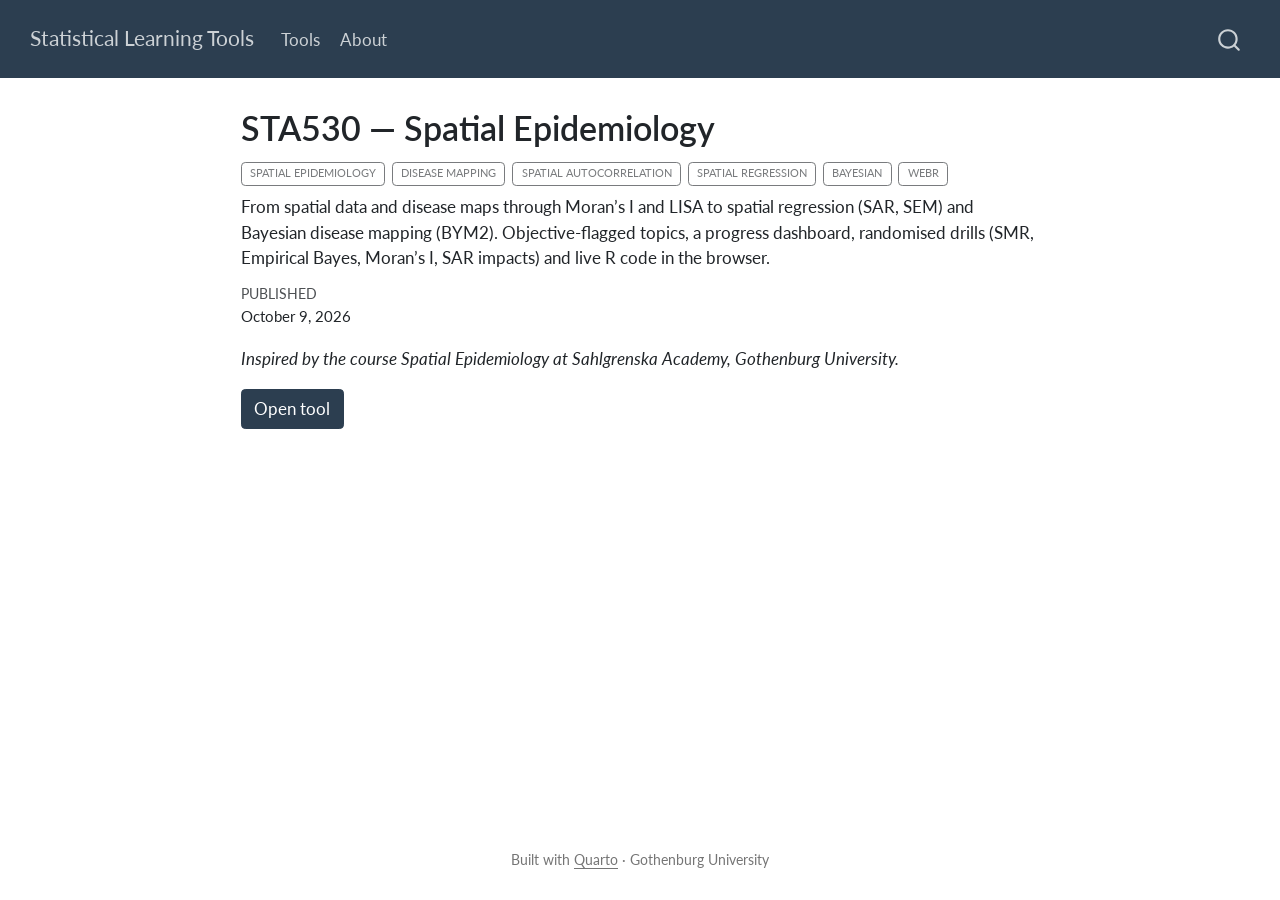
<file: tools/sta530.html>
<!DOCTYPE html>
<html xmlns="http://www.w3.org/1999/xhtml" lang="en" xml:lang="en"><head>

<meta charset="utf-8">
<meta name="generator" content="quarto-1.10.20">

<meta name="viewport" content="width=device-width, initial-scale=1.0, user-scalable=yes">

<meta name="dcterms.date" content="2026-10-09">
<meta name="description" content="From spatial data and disease maps through Moran’s I and LISA to spatial regression (SAR, SEM) and Bayesian disease mapping (BYM2). Objective-flagged topics, a progress dashboard, randomised drills (SMR, Empirical Bayes, Moran’s I, SAR impacts) and live R code in the browser.">

<title>STA530 — Spatial Epidemiology – Statistical Learning Tools</title>
<style>
/* Default styles provided by pandoc.
** See https://pandoc.org/MANUAL.html#variables-for-html for config info.
*/
span.smallcaps{font-variant: small-caps;}
div.columns{display: flex; gap: 1.5em;}
div.column{flex: auto;}
@media screen {
div.columns{gap: min(4vw, 1.5em);}
div.column{overflow-x: auto;}
}
div.hanging-indent{margin-left: 1.5em; text-indent: -1.5em;}
ul.task-list{list-style: none;}
ul.task-list li input[type="checkbox"] {
  width: 0.8em;
  margin: 0 0.8em 0.2em -1em; /* quarto-specific, see https://github.com/quarto-dev/quarto-cli/issues/4556 */ 
  vertical-align: middle;
}
</style>


<script src="../site_libs/quarto-nav/quarto-nav.js"></script>
<script src="../site_libs/quarto-nav/headroom.min.js"></script>
<script src="../site_libs/clipboard/clipboard.min.js"></script>
<script src="../site_libs/quarto-search/autocomplete.umd.js"></script>
<script src="../site_libs/quarto-search/fuse.min.js"></script>
<script src="../site_libs/quarto-search/quarto-search.js"></script>
<meta name="quarto:offset" content="../">
<script src="../site_libs/quarto-html/quarto.js" type="module"></script>
<script src="../site_libs/quarto-html/tabsets/tabsets.js" type="module"></script>
<script src="../site_libs/quarto-html/popper.min.js"></script>
<script src="../site_libs/quarto-html/tippy.umd.min.js"></script>
<script src="../site_libs/quarto-html/anchor.min.js"></script>
<link href="../site_libs/quarto-html/tippy.css" rel="stylesheet">
<link href="../site_libs/quarto-html/quarto-syntax-highlighting-17888a1159294d3eb470f19f6f52f5a5.css" rel="stylesheet" id="quarto-text-highlighting-styles">
<script src="../site_libs/bootstrap/bootstrap.min.js"></script>
<link href="../site_libs/bootstrap/bootstrap-icons.css" rel="stylesheet">
<link href="../site_libs/bootstrap/bootstrap-d55ebb04db9ef80d103d4b62178c47ee.min.css" rel="stylesheet" append-hash="true" id="quarto-bootstrap" data-mode="light">
<script id="quarto-search-options" type="application/json">{
  "location": "navbar",
  "copy-button": false,
  "collapse-after": 3,
  "panel-placement": "end",
  "type": "overlay",
  "limit": 50,
  "keyboard-shortcut": [
    "f",
    "/",
    "s"
  ],
  "show-item-context": false,
  "language": {
    "search-no-results-text": "No results",
    "search-matching-documents-text": "matching documents",
    "search-copy-link-title": "Copy link to search",
    "search-hide-matches-text": "Hide additional matches",
    "search-more-match-text": "more match in this document",
    "search-more-matches-text": "more matches in this document",
    "search-clear-button-title": "Clear",
    "search-text-placeholder": "",
    "search-detached-cancel-button-title": "Cancel",
    "search-submit-button-title": "Submit",
    "search-label": "Search"
  }
}</script>


<link rel="stylesheet" href="../custom.css">
</head>

<body class="nav-fixed fullcontent quarto-light">

<div id="quarto-search-results"></div>
  <header id="quarto-header" class="headroom fixed-top">
    <nav class="navbar navbar-expand-lg " data-bs-theme="dark">
      <div class="navbar-container container-fluid">
      <div class="navbar-brand-container mx-auto">
    <a class="navbar-brand" href="../index.html">
    <span class="navbar-title">Statistical Learning Tools</span>
    </a>
  </div>
            <div id="quarto-search" class="" title="Search"></div>
          <button class="navbar-toggler" type="button" data-bs-toggle="collapse" data-bs-target="#navbarCollapse" aria-controls="navbarCollapse" role="menu" aria-expanded="false" aria-label="Toggle navigation" onclick="if (window.quartoToggleHeadroom) { window.quartoToggleHeadroom(); }">
  <span class="navbar-toggler-icon"></span>
</button>
          <div class="collapse navbar-collapse" id="navbarCollapse">
            <ul class="navbar-nav navbar-nav-scroll me-auto">
  <li class="nav-item">
    <a class="nav-link" href="../index.html"> 
<span class="menu-text">Tools</span></a>
  </li>  
  <li class="nav-item">
    <a class="nav-link" href="../about.html"> 
<span class="menu-text">About</span></a>
  </li>  
</ul>
          </div> <!-- /navcollapse -->
            <div class="quarto-navbar-tools">
</div>
      </div> <!-- /container-fluid -->
    </nav>
</header>
<!-- content -->
<div id="quarto-content" class="quarto-container page-columns page-rows-contents page-layout-article page-navbar">
<!-- sidebar -->
<!-- margin-sidebar -->
    
<!-- main -->
<main class="content" id="quarto-document-content">

<header id="title-block-header" class="quarto-title-block default">
<div class="quarto-title">
<h1 class="title">STA530 — Spatial Epidemiology</h1>
  <div class="quarto-categories">
    <div class="quarto-category">Spatial Epidemiology</div>
    <div class="quarto-category">Disease Mapping</div>
    <div class="quarto-category">Spatial Autocorrelation</div>
    <div class="quarto-category">Spatial Regression</div>
    <div class="quarto-category">Bayesian</div>
    <div class="quarto-category">WebR</div>
  </div>
  </div>

<div>
  <div class="description">
    From spatial data and disease maps through Moran’s I and LISA to spatial regression (SAR, SEM) and Bayesian disease mapping (BYM2). Objective-flagged topics, a progress dashboard, randomised drills (SMR, Empirical Bayes, Moran’s I, SAR impacts) and live R code in the browser.
  </div>
</div>


<div class="quarto-title-meta">

    
    <div>
    <div class="quarto-title-meta-heading">Published</div>
    <div class="quarto-title-meta-contents">
      <p class="date">October 9, 2026</p>
    </div>
  </div>
  
    
  </div>
  


</header>


<p><em>Inspired by the course Spatial Epidemiology at Sahlgrenska Academy, Gothenburg University.</em></p>
<p><a href="https://johlobs.github.io/STA530-Spatial-Epidemiology/" class="btn btn-primary" target="_blank">Open tool</a></p>



</main> <!-- /main -->
<script id="quarto-html-after-body" type="application/javascript">
  window.document.addEventListener("DOMContentLoaded", function (event) {
    const icon = "";
    const anchorJS = new window.AnchorJS();
    anchorJS.options = {
      placement: 'right',
      icon: icon
    };
    anchorJS.add('.anchored');
    const isCodeAnnotation = (el) => {
      for (const clz of el.classList) {
        if (clz.startsWith('code-annotation-')) {                     
          return true;
        }
      }
      return false;
    }
    const onCopySuccess = function(e) {
      // button target
      const button = e.trigger;
      // don't keep focus
      button.blur();
      // flash "checked"
      button.classList.add('code-copy-button-checked');
      var currentTitle = button.getAttribute("title");
      button.setAttribute("title", "Copied!");
      let tooltip;
      if (window.bootstrap) {
        button.setAttribute("data-bs-toggle", "tooltip");
        button.setAttribute("data-bs-placement", "left");
        button.setAttribute("data-bs-title", "Copied!");
        tooltip = new bootstrap.Tooltip(button, 
          { trigger: "manual", 
            customClass: "code-copy-button-tooltip",
            offset: [0, -8]});
        tooltip.show();    
      }
      setTimeout(function() {
        if (tooltip) {
          tooltip.hide();
          button.removeAttribute("data-bs-title");
          button.removeAttribute("data-bs-toggle");
          button.removeAttribute("data-bs-placement");
        }
        button.setAttribute("title", currentTitle);
        button.classList.remove('code-copy-button-checked');
      }, 1000);
      // clear code selection
      e.clearSelection();
    }
    const getTextToCopy = function(trigger) {
      const outerScaffold = trigger.parentElement.cloneNode(true);
      const codeEl = outerScaffold.querySelector('code');
      for (const childEl of codeEl.children) {
        if (isCodeAnnotation(childEl)) {
          childEl.remove();
        }
      }
      return codeEl.innerText;
    }
    const clipboard = new window.ClipboardJS('.code-copy-button:not([data-in-quarto-modal])', {
      text: getTextToCopy
    });
    clipboard.on('success', onCopySuccess);
    if (window.document.getElementById('quarto-embedded-source-code-modal')) {
      const clipboardModal = new window.ClipboardJS('.code-copy-button[data-in-quarto-modal]', {
        text: getTextToCopy,
        container: window.document.getElementById('quarto-embedded-source-code-modal')
      });
      clipboardModal.on('success', onCopySuccess);
    }
      var localhostRegex = new RegExp(/^(?:http|https):\/\/localhost\:?[0-9]*\//);
      var mailtoRegex = new RegExp(/^mailto:/);
        var filterRegex = new RegExp("https:\/\/johlobs\.github\.io\/");
      var isInternal = (href) => {
          return filterRegex.test(href) || localhostRegex.test(href) || mailtoRegex.test(href);
      }
      // Inspect non-navigation links and adorn them if external
     var links = window.document.querySelectorAll('a[href]:not(.nav-link):not(.navbar-brand):not(.toc-action):not(.sidebar-link):not(.sidebar-item-toggle):not(.pagination-link):not(.no-external):not([aria-hidden]):not(.dropdown-item):not(.quarto-navigation-tool):not(.about-link)');
      for (var i=0; i<links.length; i++) {
        const link = links[i];
        if (!isInternal(link.href)) {
          // undo the damage that might have been done by quarto-nav.js in the case of
          // links that we want to consider external
          if (link.dataset.originalHref !== undefined) {
            link.href = link.dataset.originalHref;
          }
        }
      }
    function tippyHover(el, contentFn, onTriggerFn, onUntriggerFn) {
      const config = {
        allowHTML: true,
        maxWidth: 500,
        delay: 100,
        arrow: false,
        appendTo: function(el) {
            return el.parentElement;
        },
        interactive: true,
        interactiveBorder: 10,
        theme: 'quarto',
        placement: 'bottom-start',
      };
      if (contentFn) {
        config.content = contentFn;
      }
      if (onTriggerFn) {
        config.onTrigger = onTriggerFn;
      }
      if (onUntriggerFn) {
        config.onUntrigger = onUntriggerFn;
      }
      window.tippy(el, config); 
    }
    const noterefs = window.document.querySelectorAll('a[role="doc-noteref"]');
    for (var i=0; i<noterefs.length; i++) {
      const ref = noterefs[i];
      tippyHover(ref, function() {
        // use id or data attribute instead here
        let href = ref.getAttribute('data-footnote-href') || ref.getAttribute('href');
        try { href = new URL(href).hash; } catch {}
        const id = href.replace(/^#\/?/, "");
        const note = window.document.getElementById(id);
        if (note) {
          return note.innerHTML;
        } else {
          return "";
        }
      });
    }
    const xrefs = window.document.querySelectorAll('a.quarto-xref');
    const processXRef = (id, note) => {
      // Strip column container classes
      const stripColumnClz = (el) => {
        el.classList.remove("page-full", "page-columns");
        if (el.children) {
          for (const child of el.children) {
            stripColumnClz(child);
          }
        }
      }
      stripColumnClz(note)
      if (id === null || id.startsWith('sec-')) {
        // Special case sections, only their first couple elements
        const container = document.createElement("div");
        if (note.children && note.children.length > 2) {
          container.appendChild(note.children[0].cloneNode(true));
          for (let i = 1; i < note.children.length; i++) {
            const child = note.children[i];
            if (child.tagName === "P" && child.innerText === "") {
              continue;
            } else {
              container.appendChild(child.cloneNode(true));
              break;
            }
          }
          if (window.Quarto?.typesetMath) {
            window.Quarto.typesetMath(container);
          }
          return container.innerHTML
        } else {
          if (window.Quarto?.typesetMath) {
            window.Quarto.typesetMath(note);
          }
          return note.innerHTML;
        }
      } else {
        // Remove any anchor links if they are present
        const anchorLink = note.querySelector('a.anchorjs-link');
        if (anchorLink) {
          anchorLink.remove();
        }
        if (window.Quarto?.typesetMath) {
          window.Quarto.typesetMath(note);
        }
        if (note.classList.contains("callout")) {
          return note.outerHTML;
        } else {
          return note.innerHTML;
        }
      }
    }
    for (var i=0; i<xrefs.length; i++) {
      const xref = xrefs[i];
      tippyHover(xref, undefined, function(instance) {
        instance.disable();
        let url = xref.getAttribute('href');
        let hash = undefined; 
        if (url.startsWith('#')) {
          hash = url;
        } else {
          try { hash = new URL(url).hash; } catch {}
        }
        if (hash) {
          const id = hash.replace(/^#\/?/, "");
          const note = window.document.getElementById(id);
          if (note !== null) {
            try {
              const html = processXRef(id, note.cloneNode(true));
              instance.setContent(html);
            } finally {
              instance.enable();
              instance.show();
            }
          } else {
            // See if we can fetch this
            fetch(url.split('#')[0])
            .then(res => res.text())
            .then(html => {
              const parser = new DOMParser();
              const htmlDoc = parser.parseFromString(html, "text/html");
              const note = htmlDoc.getElementById(id);
              if (note !== null) {
                const html = processXRef(id, note);
                instance.setContent(html);
              } 
            }).finally(() => {
              instance.enable();
              instance.show();
            });
          }
        } else {
          // See if we can fetch a full url (with no hash to target)
          // This is a special case and we should probably do some content thinning / targeting
          fetch(url)
          .then(res => res.text())
          .then(html => {
            const parser = new DOMParser();
            const htmlDoc = parser.parseFromString(html, "text/html");
            const note = htmlDoc.querySelector('main.content');
            if (note !== null) {
              // This should only happen for chapter cross references
              // (since there is no id in the URL)
              // remove the first header
              if (note.children.length > 0 && note.children[0].tagName === "HEADER") {
                note.children[0].remove();
              }
              const html = processXRef(null, note);
              instance.setContent(html);
            } 
          }).finally(() => {
            instance.enable();
            instance.show();
          });
        }
      }, function(instance) {
      });
    }
        let selectedAnnoteEl;
        const selectorForAnnotation = ( cell, annotation) => {
          let cellAttr = 'data-code-cell="' + cell + '"';
          let lineAttr = 'data-code-annotation="' +  annotation + '"';
          const selector = 'span[' + cellAttr + '][' + lineAttr + ']';
          return selector;
        }
        const selectCodeLines = (annoteEl) => {
          const doc = window.document;
          const targetCell = annoteEl.getAttribute("data-target-cell");
          const targetAnnotation = annoteEl.getAttribute("data-target-annotation");
          const annoteSpan = window.document.querySelector(selectorForAnnotation(targetCell, targetAnnotation));
          const lines = annoteSpan.getAttribute("data-code-lines").split(",");
          const lineIds = lines.map((line) => {
            return targetCell + "-" + line;
          })
          let top = null;
          let height = null;
          let parent = null;
          if (lineIds.length > 0) {
              //compute the position of the single el (top and bottom and make a div)
              const el = window.document.getElementById(lineIds[0]);
              top = el.offsetTop;
              height = el.offsetHeight;
              parent = el.parentElement.parentElement;
            if (lineIds.length > 1) {
              const lastEl = window.document.getElementById(lineIds[lineIds.length - 1]);
              const bottom = lastEl.offsetTop + lastEl.offsetHeight;
              height = bottom - top;
            }
            if (top !== null && height !== null && parent !== null) {
              // cook up a div (if necessary) and position it 
              let div = window.document.getElementById("code-annotation-line-highlight");
              if (div === null) {
                div = window.document.createElement("div");
                div.setAttribute("id", "code-annotation-line-highlight");
                div.style.position = 'absolute';
                parent.appendChild(div);
              }
              div.style.top = top - 2 + "px";
              div.style.height = height + 4 + "px";
              div.style.left = 0;
              let gutterDiv = window.document.getElementById("code-annotation-line-highlight-gutter");
              if (gutterDiv === null) {
                gutterDiv = window.document.createElement("div");
                gutterDiv.setAttribute("id", "code-annotation-line-highlight-gutter");
                gutterDiv.style.position = 'absolute';
                const codeCell = window.document.getElementById(targetCell);
                const gutter = codeCell.querySelector('.code-annotation-gutter');
                gutter.appendChild(gutterDiv);
              }
              gutterDiv.style.top = top - 2 + "px";
              gutterDiv.style.height = height + 4 + "px";
            }
            selectedAnnoteEl = annoteEl;
          }
        };
        const unselectCodeLines = () => {
          const elementsIds = ["code-annotation-line-highlight", "code-annotation-line-highlight-gutter"];
          elementsIds.forEach((elId) => {
            const div = window.document.getElementById(elId);
            if (div) {
              div.remove();
            }
          });
          selectedAnnoteEl = undefined;
        };
          // Handle positioning of the toggle
      window.addEventListener(
        "resize",
        throttle(() => {
          elRect = undefined;
          if (selectedAnnoteEl) {
            selectCodeLines(selectedAnnoteEl);
          }
        }, 10)
      );
      function throttle(fn, ms) {
      let throttle = false;
      let timer;
        return (...args) => {
          if(!throttle) { // first call gets through
              fn.apply(this, args);
              throttle = true;
          } else { // all the others get throttled
              if(timer) clearTimeout(timer); // cancel #2
              timer = setTimeout(() => {
                fn.apply(this, args);
                timer = throttle = false;
              }, ms);
          }
        };
      }
        // Attach click handler to the DT
        const annoteDls = window.document.querySelectorAll('dt[data-target-cell]');
        for (const annoteDlNode of annoteDls) {
          annoteDlNode.addEventListener('click', (event) => {
            const clickedEl = event.target;
            if (clickedEl !== selectedAnnoteEl) {
              unselectCodeLines();
              const activeEl = window.document.querySelector('dt[data-target-cell].code-annotation-active');
              if (activeEl) {
                activeEl.classList.remove('code-annotation-active');
              }
              selectCodeLines(clickedEl);
              clickedEl.classList.add('code-annotation-active');
            } else {
              // Unselect the line
              unselectCodeLines();
              clickedEl.classList.remove('code-annotation-active');
            }
          });
        }
    const findCites = (el) => {
      const parentEl = el.parentElement;
      if (parentEl) {
        const cites = parentEl.dataset.cites;
        if (cites) {
          return {
            el,
            cites: cites.split(' ')
          };
        } else {
          return findCites(el.parentElement)
        }
      } else {
        return undefined;
      }
    };
    var bibliorefs = window.document.querySelectorAll('a[role="doc-biblioref"]');
    for (var i=0; i<bibliorefs.length; i++) {
      const ref = bibliorefs[i];
      const citeInfo = findCites(ref);
      if (citeInfo) {
        tippyHover(citeInfo.el, function() {
          var popup = window.document.createElement('div');
          citeInfo.cites.forEach(function(cite) {
            var citeDiv = window.document.createElement('div');
            citeDiv.classList.add('hanging-indent');
            citeDiv.classList.add('csl-entry');
            var biblioDiv = window.document.getElementById('ref-' + cite);
            if (biblioDiv) {
              citeDiv.innerHTML = biblioDiv.innerHTML;
            }
            popup.appendChild(citeDiv);
          });
          return popup.innerHTML;
        });
      }
    }
  });
  </script>
</div> <!-- /content -->
<footer class="footer">
  <div class="nav-footer">
    <div class="nav-footer-left">
      &nbsp;
    </div>   
    <div class="nav-footer-center">
<p>Built with <a href="https://quarto.org">Quarto</a> · Gothenburg University</p>
</div>
    <div class="nav-footer-right">
      &nbsp;
    </div>
  </div>
</footer>




</body></html>
</file>
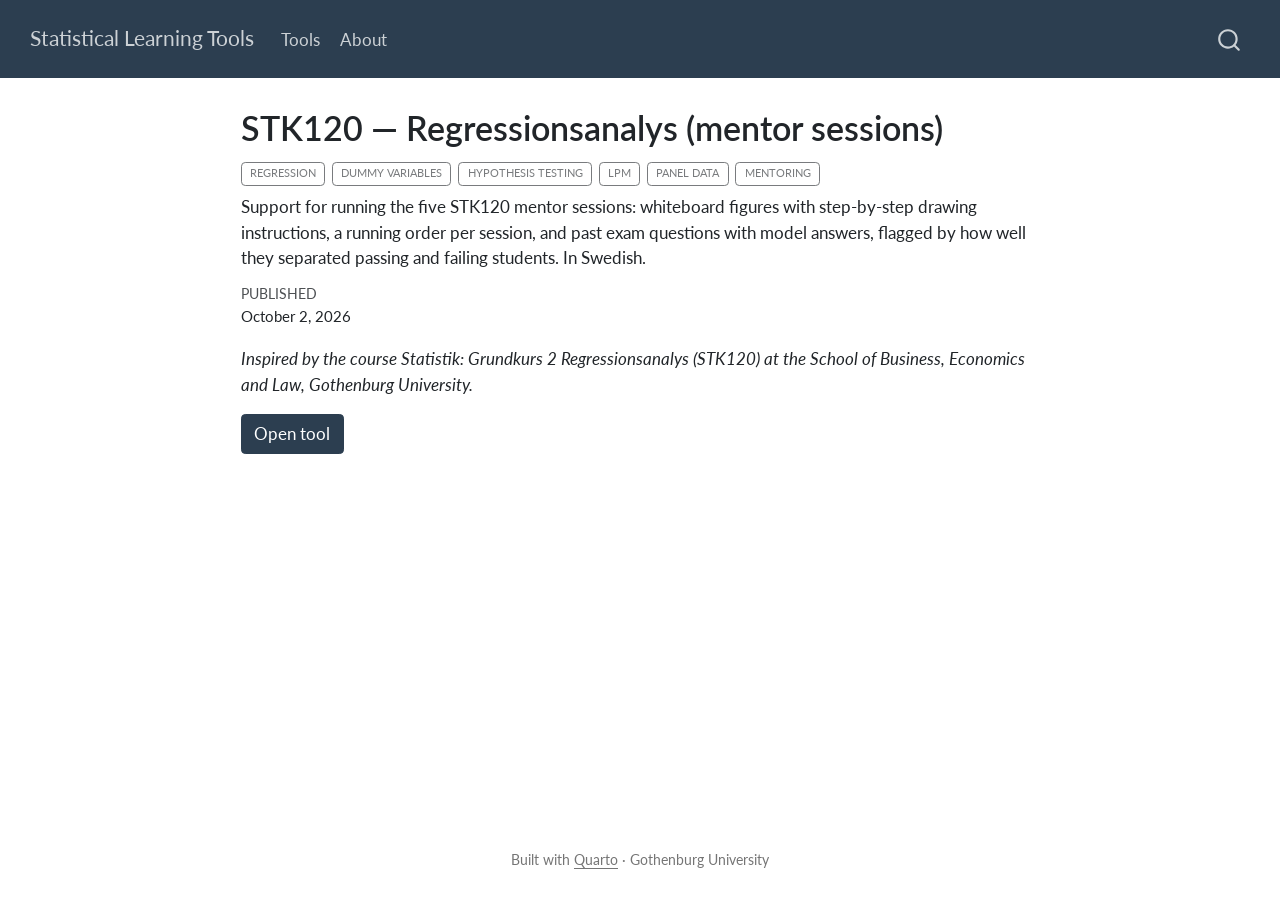
<file: tools/stk120.html>
<!DOCTYPE html>
<html xmlns="http://www.w3.org/1999/xhtml" lang="en" xml:lang="en"><head>

<meta charset="utf-8">
<meta name="generator" content="quarto-1.10.20">

<meta name="viewport" content="width=device-width, initial-scale=1.0, user-scalable=yes">

<meta name="dcterms.date" content="2026-10-02">
<meta name="description" content="Support for running the five STK120 mentor sessions: whiteboard figures with step-by-step drawing instructions, a running order per session, and past exam questions with model answers, flagged by how well they separated passing and failing students. In Swedish.">

<title>STK120 — Regressionsanalys (mentor sessions) – Statistical Learning Tools</title>
<style>
/* Default styles provided by pandoc.
** See https://pandoc.org/MANUAL.html#variables-for-html for config info.
*/
span.smallcaps{font-variant: small-caps;}
div.columns{display: flex; gap: 1.5em;}
div.column{flex: auto;}
@media screen {
div.columns{gap: min(4vw, 1.5em);}
div.column{overflow-x: auto;}
}
div.hanging-indent{margin-left: 1.5em; text-indent: -1.5em;}
ul.task-list{list-style: none;}
ul.task-list li input[type="checkbox"] {
  width: 0.8em;
  margin: 0 0.8em 0.2em -1em; /* quarto-specific, see https://github.com/quarto-dev/quarto-cli/issues/4556 */ 
  vertical-align: middle;
}
</style>


<script src="../site_libs/quarto-nav/quarto-nav.js"></script>
<script src="../site_libs/quarto-nav/headroom.min.js"></script>
<script src="../site_libs/clipboard/clipboard.min.js"></script>
<script src="../site_libs/quarto-search/autocomplete.umd.js"></script>
<script src="../site_libs/quarto-search/fuse.min.js"></script>
<script src="../site_libs/quarto-search/quarto-search.js"></script>
<meta name="quarto:offset" content="../">
<script src="../site_libs/quarto-html/quarto.js" type="module"></script>
<script src="../site_libs/quarto-html/tabsets/tabsets.js" type="module"></script>
<script src="../site_libs/quarto-html/popper.min.js"></script>
<script src="../site_libs/quarto-html/tippy.umd.min.js"></script>
<script src="../site_libs/quarto-html/anchor.min.js"></script>
<link href="../site_libs/quarto-html/tippy.css" rel="stylesheet">
<link href="../site_libs/quarto-html/quarto-syntax-highlighting-17888a1159294d3eb470f19f6f52f5a5.css" rel="stylesheet" id="quarto-text-highlighting-styles">
<script src="../site_libs/bootstrap/bootstrap.min.js"></script>
<link href="../site_libs/bootstrap/bootstrap-icons.css" rel="stylesheet">
<link href="../site_libs/bootstrap/bootstrap-d55ebb04db9ef80d103d4b62178c47ee.min.css" rel="stylesheet" append-hash="true" id="quarto-bootstrap" data-mode="light">
<script id="quarto-search-options" type="application/json">{
  "location": "navbar",
  "copy-button": false,
  "collapse-after": 3,
  "panel-placement": "end",
  "type": "overlay",
  "limit": 50,
  "keyboard-shortcut": [
    "f",
    "/",
    "s"
  ],
  "show-item-context": false,
  "language": {
    "search-no-results-text": "No results",
    "search-matching-documents-text": "matching documents",
    "search-copy-link-title": "Copy link to search",
    "search-hide-matches-text": "Hide additional matches",
    "search-more-match-text": "more match in this document",
    "search-more-matches-text": "more matches in this document",
    "search-clear-button-title": "Clear",
    "search-text-placeholder": "",
    "search-detached-cancel-button-title": "Cancel",
    "search-submit-button-title": "Submit",
    "search-label": "Search"
  }
}</script>


<link rel="stylesheet" href="../custom.css">
</head>

<body class="nav-fixed fullcontent quarto-light">

<div id="quarto-search-results"></div>
  <header id="quarto-header" class="headroom fixed-top">
    <nav class="navbar navbar-expand-lg " data-bs-theme="dark">
      <div class="navbar-container container-fluid">
      <div class="navbar-brand-container mx-auto">
    <a class="navbar-brand" href="../index.html">
    <span class="navbar-title">Statistical Learning Tools</span>
    </a>
  </div>
            <div id="quarto-search" class="" title="Search"></div>
          <button class="navbar-toggler" type="button" data-bs-toggle="collapse" data-bs-target="#navbarCollapse" aria-controls="navbarCollapse" role="menu" aria-expanded="false" aria-label="Toggle navigation" onclick="if (window.quartoToggleHeadroom) { window.quartoToggleHeadroom(); }">
  <span class="navbar-toggler-icon"></span>
</button>
          <div class="collapse navbar-collapse" id="navbarCollapse">
            <ul class="navbar-nav navbar-nav-scroll me-auto">
  <li class="nav-item">
    <a class="nav-link" href="../index.html"> 
<span class="menu-text">Tools</span></a>
  </li>  
  <li class="nav-item">
    <a class="nav-link" href="../about.html"> 
<span class="menu-text">About</span></a>
  </li>  
</ul>
          </div> <!-- /navcollapse -->
            <div class="quarto-navbar-tools">
</div>
      </div> <!-- /container-fluid -->
    </nav>
</header>
<!-- content -->
<div id="quarto-content" class="quarto-container page-columns page-rows-contents page-layout-article page-navbar">
<!-- sidebar -->
<!-- margin-sidebar -->
    
<!-- main -->
<main class="content" id="quarto-document-content">

<header id="title-block-header" class="quarto-title-block default">
<div class="quarto-title">
<h1 class="title">STK120 — Regressionsanalys (mentor sessions)</h1>
  <div class="quarto-categories">
    <div class="quarto-category">Regression</div>
    <div class="quarto-category">Dummy Variables</div>
    <div class="quarto-category">Hypothesis Testing</div>
    <div class="quarto-category">LPM</div>
    <div class="quarto-category">Panel Data</div>
    <div class="quarto-category">Mentoring</div>
  </div>
  </div>

<div>
  <div class="description">
    Support for running the five STK120 mentor sessions: whiteboard figures with step-by-step drawing instructions, a running order per session, and past exam questions with model answers, flagged by how well they separated passing and failing students. In Swedish.
  </div>
</div>


<div class="quarto-title-meta">

    
    <div>
    <div class="quarto-title-meta-heading">Published</div>
    <div class="quarto-title-meta-contents">
      <p class="date">October 2, 2026</p>
    </div>
  </div>
  
    
  </div>
  


</header>


<p><em>Inspired by the course Statistik: Grundkurs 2 Regressionsanalys (STK120) at the School of Business, Economics and Law, Gothenburg University.</em></p>
<p><a href="https://johlobs.github.io/STK120-Regressionsanalys/" class="btn btn-primary" target="_blank">Open tool</a></p>



</main> <!-- /main -->
<script id="quarto-html-after-body" type="application/javascript">
  window.document.addEventListener("DOMContentLoaded", function (event) {
    const icon = "";
    const anchorJS = new window.AnchorJS();
    anchorJS.options = {
      placement: 'right',
      icon: icon
    };
    anchorJS.add('.anchored');
    const isCodeAnnotation = (el) => {
      for (const clz of el.classList) {
        if (clz.startsWith('code-annotation-')) {                     
          return true;
        }
      }
      return false;
    }
    const onCopySuccess = function(e) {
      // button target
      const button = e.trigger;
      // don't keep focus
      button.blur();
      // flash "checked"
      button.classList.add('code-copy-button-checked');
      var currentTitle = button.getAttribute("title");
      button.setAttribute("title", "Copied!");
      let tooltip;
      if (window.bootstrap) {
        button.setAttribute("data-bs-toggle", "tooltip");
        button.setAttribute("data-bs-placement", "left");
        button.setAttribute("data-bs-title", "Copied!");
        tooltip = new bootstrap.Tooltip(button, 
          { trigger: "manual", 
            customClass: "code-copy-button-tooltip",
            offset: [0, -8]});
        tooltip.show();    
      }
      setTimeout(function() {
        if (tooltip) {
          tooltip.hide();
          button.removeAttribute("data-bs-title");
          button.removeAttribute("data-bs-toggle");
          button.removeAttribute("data-bs-placement");
        }
        button.setAttribute("title", currentTitle);
        button.classList.remove('code-copy-button-checked');
      }, 1000);
      // clear code selection
      e.clearSelection();
    }
    const getTextToCopy = function(trigger) {
      const outerScaffold = trigger.parentElement.cloneNode(true);
      const codeEl = outerScaffold.querySelector('code');
      for (const childEl of codeEl.children) {
        if (isCodeAnnotation(childEl)) {
          childEl.remove();
        }
      }
      return codeEl.innerText;
    }
    const clipboard = new window.ClipboardJS('.code-copy-button:not([data-in-quarto-modal])', {
      text: getTextToCopy
    });
    clipboard.on('success', onCopySuccess);
    if (window.document.getElementById('quarto-embedded-source-code-modal')) {
      const clipboardModal = new window.ClipboardJS('.code-copy-button[data-in-quarto-modal]', {
        text: getTextToCopy,
        container: window.document.getElementById('quarto-embedded-source-code-modal')
      });
      clipboardModal.on('success', onCopySuccess);
    }
      var localhostRegex = new RegExp(/^(?:http|https):\/\/localhost\:?[0-9]*\//);
      var mailtoRegex = new RegExp(/^mailto:/);
        var filterRegex = new RegExp("https:\/\/johlobs\.github\.io\/");
      var isInternal = (href) => {
          return filterRegex.test(href) || localhostRegex.test(href) || mailtoRegex.test(href);
      }
      // Inspect non-navigation links and adorn them if external
     var links = window.document.querySelectorAll('a[href]:not(.nav-link):not(.navbar-brand):not(.toc-action):not(.sidebar-link):not(.sidebar-item-toggle):not(.pagination-link):not(.no-external):not([aria-hidden]):not(.dropdown-item):not(.quarto-navigation-tool):not(.about-link)');
      for (var i=0; i<links.length; i++) {
        const link = links[i];
        if (!isInternal(link.href)) {
          // undo the damage that might have been done by quarto-nav.js in the case of
          // links that we want to consider external
          if (link.dataset.originalHref !== undefined) {
            link.href = link.dataset.originalHref;
          }
        }
      }
    function tippyHover(el, contentFn, onTriggerFn, onUntriggerFn) {
      const config = {
        allowHTML: true,
        maxWidth: 500,
        delay: 100,
        arrow: false,
        appendTo: function(el) {
            return el.parentElement;
        },
        interactive: true,
        interactiveBorder: 10,
        theme: 'quarto',
        placement: 'bottom-start',
      };
      if (contentFn) {
        config.content = contentFn;
      }
      if (onTriggerFn) {
        config.onTrigger = onTriggerFn;
      }
      if (onUntriggerFn) {
        config.onUntrigger = onUntriggerFn;
      }
      window.tippy(el, config); 
    }
    const noterefs = window.document.querySelectorAll('a[role="doc-noteref"]');
    for (var i=0; i<noterefs.length; i++) {
      const ref = noterefs[i];
      tippyHover(ref, function() {
        // use id or data attribute instead here
        let href = ref.getAttribute('data-footnote-href') || ref.getAttribute('href');
        try { href = new URL(href).hash; } catch {}
        const id = href.replace(/^#\/?/, "");
        const note = window.document.getElementById(id);
        if (note) {
          return note.innerHTML;
        } else {
          return "";
        }
      });
    }
    const xrefs = window.document.querySelectorAll('a.quarto-xref');
    const processXRef = (id, note) => {
      // Strip column container classes
      const stripColumnClz = (el) => {
        el.classList.remove("page-full", "page-columns");
        if (el.children) {
          for (const child of el.children) {
            stripColumnClz(child);
          }
        }
      }
      stripColumnClz(note)
      if (id === null || id.startsWith('sec-')) {
        // Special case sections, only their first couple elements
        const container = document.createElement("div");
        if (note.children && note.children.length > 2) {
          container.appendChild(note.children[0].cloneNode(true));
          for (let i = 1; i < note.children.length; i++) {
            const child = note.children[i];
            if (child.tagName === "P" && child.innerText === "") {
              continue;
            } else {
              container.appendChild(child.cloneNode(true));
              break;
            }
          }
          if (window.Quarto?.typesetMath) {
            window.Quarto.typesetMath(container);
          }
          return container.innerHTML
        } else {
          if (window.Quarto?.typesetMath) {
            window.Quarto.typesetMath(note);
          }
          return note.innerHTML;
        }
      } else {
        // Remove any anchor links if they are present
        const anchorLink = note.querySelector('a.anchorjs-link');
        if (anchorLink) {
          anchorLink.remove();
        }
        if (window.Quarto?.typesetMath) {
          window.Quarto.typesetMath(note);
        }
        if (note.classList.contains("callout")) {
          return note.outerHTML;
        } else {
          return note.innerHTML;
        }
      }
    }
    for (var i=0; i<xrefs.length; i++) {
      const xref = xrefs[i];
      tippyHover(xref, undefined, function(instance) {
        instance.disable();
        let url = xref.getAttribute('href');
        let hash = undefined; 
        if (url.startsWith('#')) {
          hash = url;
        } else {
          try { hash = new URL(url).hash; } catch {}
        }
        if (hash) {
          const id = hash.replace(/^#\/?/, "");
          const note = window.document.getElementById(id);
          if (note !== null) {
            try {
              const html = processXRef(id, note.cloneNode(true));
              instance.setContent(html);
            } finally {
              instance.enable();
              instance.show();
            }
          } else {
            // See if we can fetch this
            fetch(url.split('#')[0])
            .then(res => res.text())
            .then(html => {
              const parser = new DOMParser();
              const htmlDoc = parser.parseFromString(html, "text/html");
              const note = htmlDoc.getElementById(id);
              if (note !== null) {
                const html = processXRef(id, note);
                instance.setContent(html);
              } 
            }).finally(() => {
              instance.enable();
              instance.show();
            });
          }
        } else {
          // See if we can fetch a full url (with no hash to target)
          // This is a special case and we should probably do some content thinning / targeting
          fetch(url)
          .then(res => res.text())
          .then(html => {
            const parser = new DOMParser();
            const htmlDoc = parser.parseFromString(html, "text/html");
            const note = htmlDoc.querySelector('main.content');
            if (note !== null) {
              // This should only happen for chapter cross references
              // (since there is no id in the URL)
              // remove the first header
              if (note.children.length > 0 && note.children[0].tagName === "HEADER") {
                note.children[0].remove();
              }
              const html = processXRef(null, note);
              instance.setContent(html);
            } 
          }).finally(() => {
            instance.enable();
            instance.show();
          });
        }
      }, function(instance) {
      });
    }
        let selectedAnnoteEl;
        const selectorForAnnotation = ( cell, annotation) => {
          let cellAttr = 'data-code-cell="' + cell + '"';
          let lineAttr = 'data-code-annotation="' +  annotation + '"';
          const selector = 'span[' + cellAttr + '][' + lineAttr + ']';
          return selector;
        }
        const selectCodeLines = (annoteEl) => {
          const doc = window.document;
          const targetCell = annoteEl.getAttribute("data-target-cell");
          const targetAnnotation = annoteEl.getAttribute("data-target-annotation");
          const annoteSpan = window.document.querySelector(selectorForAnnotation(targetCell, targetAnnotation));
          const lines = annoteSpan.getAttribute("data-code-lines").split(",");
          const lineIds = lines.map((line) => {
            return targetCell + "-" + line;
          })
          let top = null;
          let height = null;
          let parent = null;
          if (lineIds.length > 0) {
              //compute the position of the single el (top and bottom and make a div)
              const el = window.document.getElementById(lineIds[0]);
              top = el.offsetTop;
              height = el.offsetHeight;
              parent = el.parentElement.parentElement;
            if (lineIds.length > 1) {
              const lastEl = window.document.getElementById(lineIds[lineIds.length - 1]);
              const bottom = lastEl.offsetTop + lastEl.offsetHeight;
              height = bottom - top;
            }
            if (top !== null && height !== null && parent !== null) {
              // cook up a div (if necessary) and position it 
              let div = window.document.getElementById("code-annotation-line-highlight");
              if (div === null) {
                div = window.document.createElement("div");
                div.setAttribute("id", "code-annotation-line-highlight");
                div.style.position = 'absolute';
                parent.appendChild(div);
              }
              div.style.top = top - 2 + "px";
              div.style.height = height + 4 + "px";
              div.style.left = 0;
              let gutterDiv = window.document.getElementById("code-annotation-line-highlight-gutter");
              if (gutterDiv === null) {
                gutterDiv = window.document.createElement("div");
                gutterDiv.setAttribute("id", "code-annotation-line-highlight-gutter");
                gutterDiv.style.position = 'absolute';
                const codeCell = window.document.getElementById(targetCell);
                const gutter = codeCell.querySelector('.code-annotation-gutter');
                gutter.appendChild(gutterDiv);
              }
              gutterDiv.style.top = top - 2 + "px";
              gutterDiv.style.height = height + 4 + "px";
            }
            selectedAnnoteEl = annoteEl;
          }
        };
        const unselectCodeLines = () => {
          const elementsIds = ["code-annotation-line-highlight", "code-annotation-line-highlight-gutter"];
          elementsIds.forEach((elId) => {
            const div = window.document.getElementById(elId);
            if (div) {
              div.remove();
            }
          });
          selectedAnnoteEl = undefined;
        };
          // Handle positioning of the toggle
      window.addEventListener(
        "resize",
        throttle(() => {
          elRect = undefined;
          if (selectedAnnoteEl) {
            selectCodeLines(selectedAnnoteEl);
          }
        }, 10)
      );
      function throttle(fn, ms) {
      let throttle = false;
      let timer;
        return (...args) => {
          if(!throttle) { // first call gets through
              fn.apply(this, args);
              throttle = true;
          } else { // all the others get throttled
              if(timer) clearTimeout(timer); // cancel #2
              timer = setTimeout(() => {
                fn.apply(this, args);
                timer = throttle = false;
              }, ms);
          }
        };
      }
        // Attach click handler to the DT
        const annoteDls = window.document.querySelectorAll('dt[data-target-cell]');
        for (const annoteDlNode of annoteDls) {
          annoteDlNode.addEventListener('click', (event) => {
            const clickedEl = event.target;
            if (clickedEl !== selectedAnnoteEl) {
              unselectCodeLines();
              const activeEl = window.document.querySelector('dt[data-target-cell].code-annotation-active');
              if (activeEl) {
                activeEl.classList.remove('code-annotation-active');
              }
              selectCodeLines(clickedEl);
              clickedEl.classList.add('code-annotation-active');
            } else {
              // Unselect the line
              unselectCodeLines();
              clickedEl.classList.remove('code-annotation-active');
            }
          });
        }
    const findCites = (el) => {
      const parentEl = el.parentElement;
      if (parentEl) {
        const cites = parentEl.dataset.cites;
        if (cites) {
          return {
            el,
            cites: cites.split(' ')
          };
        } else {
          return findCites(el.parentElement)
        }
      } else {
        return undefined;
      }
    };
    var bibliorefs = window.document.querySelectorAll('a[role="doc-biblioref"]');
    for (var i=0; i<bibliorefs.length; i++) {
      const ref = bibliorefs[i];
      const citeInfo = findCites(ref);
      if (citeInfo) {
        tippyHover(citeInfo.el, function() {
          var popup = window.document.createElement('div');
          citeInfo.cites.forEach(function(cite) {
            var citeDiv = window.document.createElement('div');
            citeDiv.classList.add('hanging-indent');
            citeDiv.classList.add('csl-entry');
            var biblioDiv = window.document.getElementById('ref-' + cite);
            if (biblioDiv) {
              citeDiv.innerHTML = biblioDiv.innerHTML;
            }
            popup.appendChild(citeDiv);
          });
          return popup.innerHTML;
        });
      }
    }
  });
  </script>
</div> <!-- /content -->
<footer class="footer">
  <div class="nav-footer">
    <div class="nav-footer-left">
      &nbsp;
    </div>   
    <div class="nav-footer-center">
<p>Built with <a href="https://quarto.org">Quarto</a> · Gothenburg University</p>
</div>
    <div class="nav-footer-right">
      &nbsp;
    </div>
  </div>
</footer>




</body></html>
</file>
<file: site_libs/quarto-html/tippy.css>
.tippy-box[data-animation=fade][data-state=hidden]{opacity:0}[data-tippy-root]{max-width:calc(100vw - 10px)}.tippy-box{position:relative;background-color:#333;color:#fff;border-radius:4px;font-size:14px;line-height:1.4;white-space:normal;outline:0;transition-property:transform,visibility,opacity}.tippy-box[data-placement^=top]>.tippy-arrow{bottom:0}.tippy-box[data-placement^=top]>.tippy-arrow:before{bottom:-7px;left:0;border-width:8px 8px 0;border-top-color:initial;transform-origin:center top}.tippy-box[data-placement^=bottom]>.tippy-arrow{top:0}.tippy-box[data-placement^=bottom]>.tippy-arrow:before{top:-7px;left:0;border-width:0 8px 8px;border-bottom-color:initial;transform-origin:center bottom}.tippy-box[data-placement^=left]>.tippy-arrow{right:0}.tippy-box[data-placement^=left]>.tippy-arrow:before{border-width:8px 0 8px 8px;border-left-color:initial;right:-7px;transform-origin:center left}.tippy-box[data-placement^=right]>.tippy-arrow{left:0}.tippy-box[data-placement^=right]>.tippy-arrow:before{left:-7px;border-width:8px 8px 8px 0;border-right-color:initial;transform-origin:center right}.tippy-box[data-inertia][data-state=visible]{transition-timing-function:cubic-bezier(.54,1.5,.38,1.11)}.tippy-arrow{width:16px;height:16px;color:#333}.tippy-arrow:before{content:"";position:absolute;border-color:transparent;border-style:solid}.tippy-content{position:relative;padding:5px 9px;z-index:1}
</file>
<file: site_libs/quarto-html/quarto-syntax-highlighting-17888a1159294d3eb470f19f6f52f5a5.css>
/* quarto syntax highlight colors */
:root {
  --quarto-hl-ot-color: #003B4F;
  --quarto-hl-at-color: #657422;
  --quarto-hl-ss-color: #20794D;
  --quarto-hl-an-color: #5E5E5E;
  --quarto-hl-fu-color: #4758AB;
  --quarto-hl-st-color: #20794D;
  --quarto-hl-cf-color: #003B4F;
  --quarto-hl-op-color: #5E5E5E;
  --quarto-hl-er-color: #AD0000;
  --quarto-hl-bn-color: #AD0000;
  --quarto-hl-al-color: #AD0000;
  --quarto-hl-va-color: #111111;
  --quarto-hl-bu-color: inherit;
  --quarto-hl-ex-color: inherit;
  --quarto-hl-pp-color: #AD0000;
  --quarto-hl-in-color: #5E5E5E;
  --quarto-hl-vs-color: #20794D;
  --quarto-hl-wa-color: #5E5E5E;
  --quarto-hl-do-color: #5E5E5E;
  --quarto-hl-im-color: #00769E;
  --quarto-hl-ch-color: #20794D;
  --quarto-hl-dt-color: #AD0000;
  --quarto-hl-fl-color: #AD0000;
  --quarto-hl-co-color: #5E5E5E;
  --quarto-hl-cv-color: #5E5E5E;
  --quarto-hl-cn-color: #8f5902;
  --quarto-hl-sc-color: #5E5E5E;
  --quarto-hl-dv-color: #AD0000;
  --quarto-hl-kw-color: #003B4F;
}

/* other quarto variables */
:root {
  --quarto-font-monospace: SFMono-Regular, Menlo, Monaco, Consolas, "Liberation Mono", "Courier New", monospace;
}

/* syntax highlight based on Pandoc's rules */
pre > code.sourceCode > span {
  color: #003B4F;
}

code.sourceCode > span {
  color: #003B4F;
}

div.sourceCode,
div.sourceCode pre.sourceCode {
  color: #003B4F;
}

/* Normal */
code span {
  color: #003B4F;
}

/* Alert */
code span.al {
  color: #AD0000;
  font-style: inherit;
}

/* Annotation */
code span.an {
  color: #5E5E5E;
  font-style: inherit;
}

/* Attribute */
code span.at {
  color: #657422;
  font-style: inherit;
}

/* BaseN */
code span.bn {
  color: #AD0000;
  font-style: inherit;
}

/* BuiltIn */
code span.bu {
  font-style: inherit;
}

/* ControlFlow */
code span.cf {
  color: #003B4F;
  font-weight: bold;
  font-style: inherit;
}

/* Char */
code span.ch {
  color: #20794D;
  font-style: inherit;
}

/* Constant */
code span.cn {
  color: #8f5902;
  font-style: inherit;
}

/* Comment */
code span.co {
  color: #5E5E5E;
  font-style: inherit;
}

/* CommentVar */
code span.cv {
  color: #5E5E5E;
  font-style: italic;
}

/* Documentation */
code span.do {
  color: #5E5E5E;
  font-style: italic;
}

/* DataType */
code span.dt {
  color: #AD0000;
  font-style: inherit;
}

/* DecVal */
code span.dv {
  color: #AD0000;
  font-style: inherit;
}

/* Error */
code span.er {
  color: #AD0000;
  font-style: inherit;
}

/* Extension */
code span.ex {
  font-style: inherit;
}

/* Float */
code span.fl {
  color: #AD0000;
  font-style: inherit;
}

/* Function */
code span.fu {
  color: #4758AB;
  font-style: inherit;
}

/* Import */
code span.im {
  color: #00769E;
  font-style: inherit;
}

/* Information */
code span.in {
  color: #5E5E5E;
  font-style: inherit;
}

/* Keyword */
code span.kw {
  color: #003B4F;
  font-weight: bold;
  font-style: inherit;
}

/* Operator */
code span.op {
  color: #5E5E5E;
  font-style: inherit;
}

/* Other */
code span.ot {
  color: #003B4F;
  font-style: inherit;
}

/* Preprocessor */
code span.pp {
  color: #AD0000;
  font-style: inherit;
}

/* SpecialChar */
code span.sc {
  color: #5E5E5E;
  font-style: inherit;
}

/* SpecialString */
code span.ss {
  color: #20794D;
  font-style: inherit;
}

/* String */
code span.st {
  color: #20794D;
  font-style: inherit;
}

/* Variable */
code span.va {
  color: #111111;
  font-style: inherit;
}

/* VerbatimString */
code span.vs {
  color: #20794D;
  font-style: inherit;
}

/* Warning */
code span.wa {
  color: #5E5E5E;
  font-style: italic;
}

.prevent-inlining {
  content: "</";
}

/*# sourceMappingURL=fadfc755eec066e9e3d699cf819c3e33.css.map */
</file>
<file: custom.css>
.quarto-listing-default .card {
  border: 1px solid #dee2e6;
  border-radius: 8px;
  transition: box-shadow 0.2s ease;
}

.quarto-listing-default .card:hover {
  box-shadow: 0 4px 12px rgba(0, 0, 0, 0.12);
}

.quarto-listing-default .card-img-top {
  border-radius: 8px 8px 0 0;
  object-fit: cover;
}
</file>
